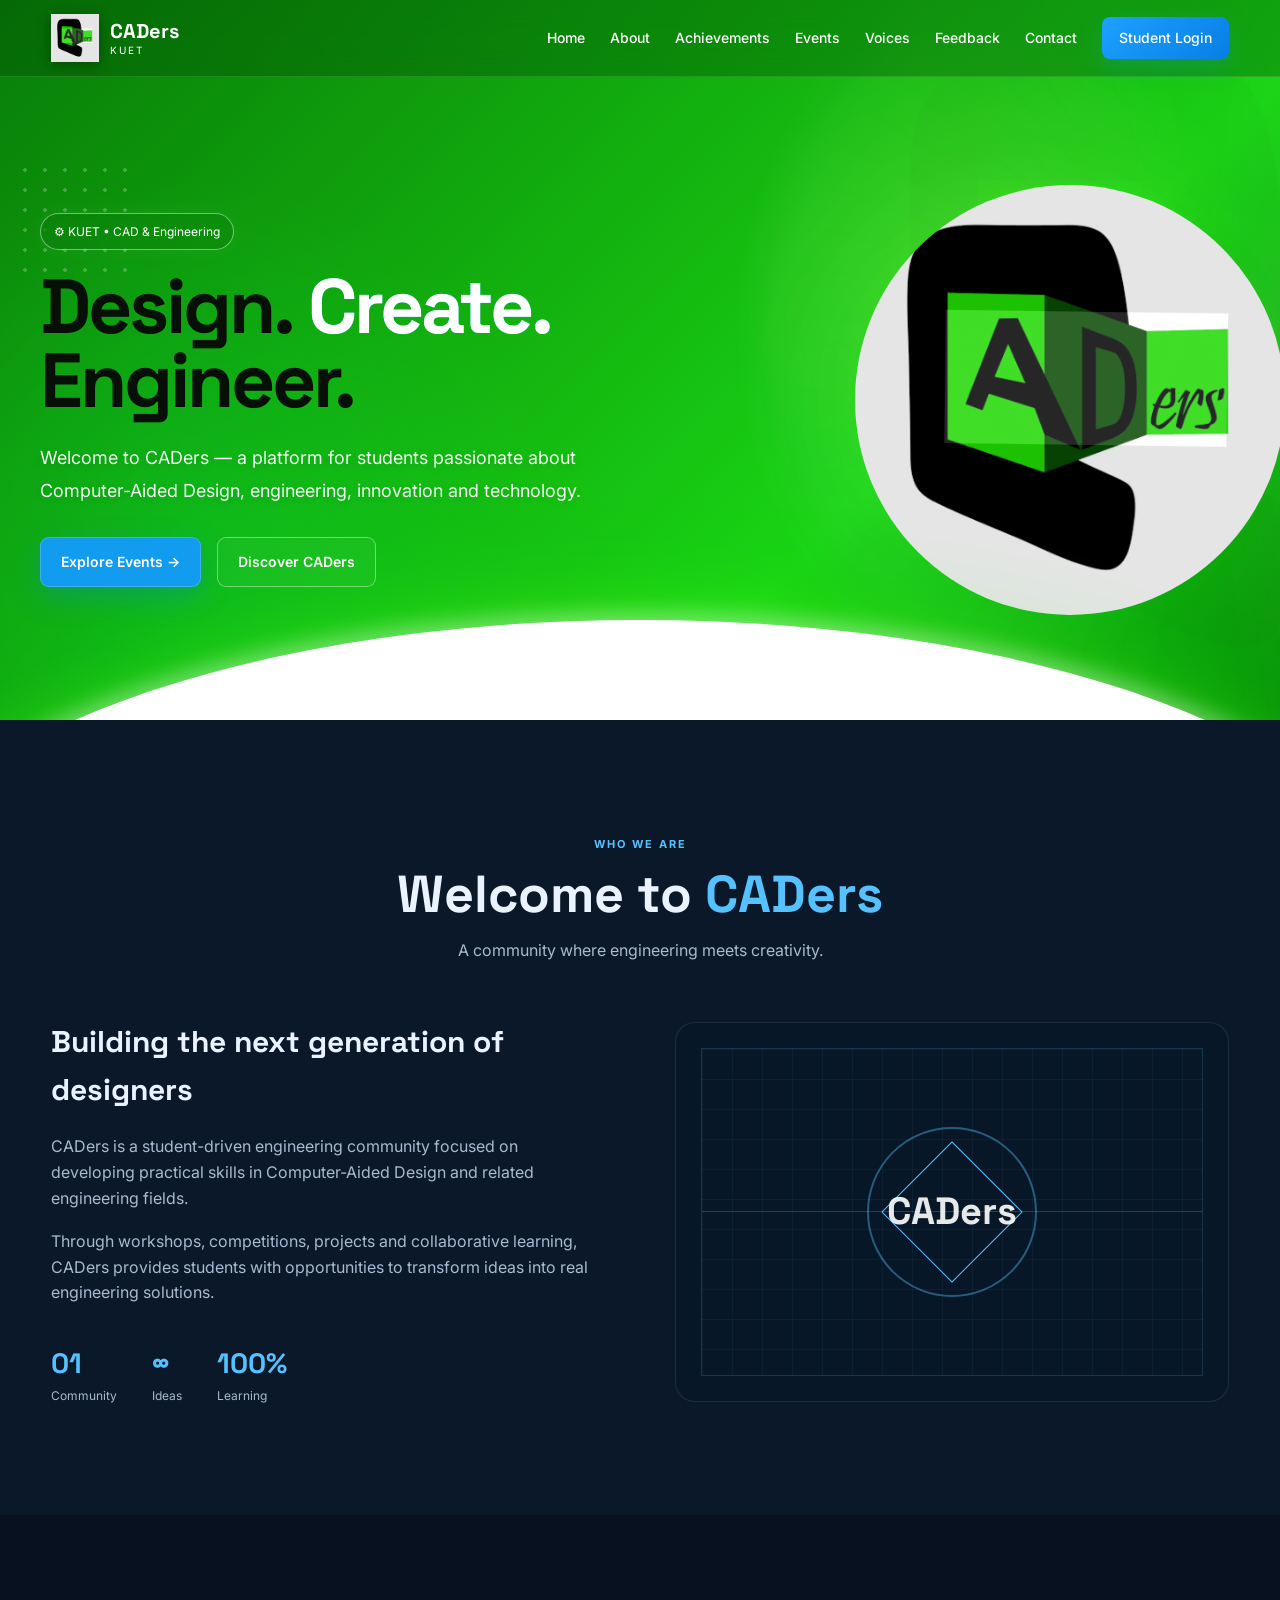
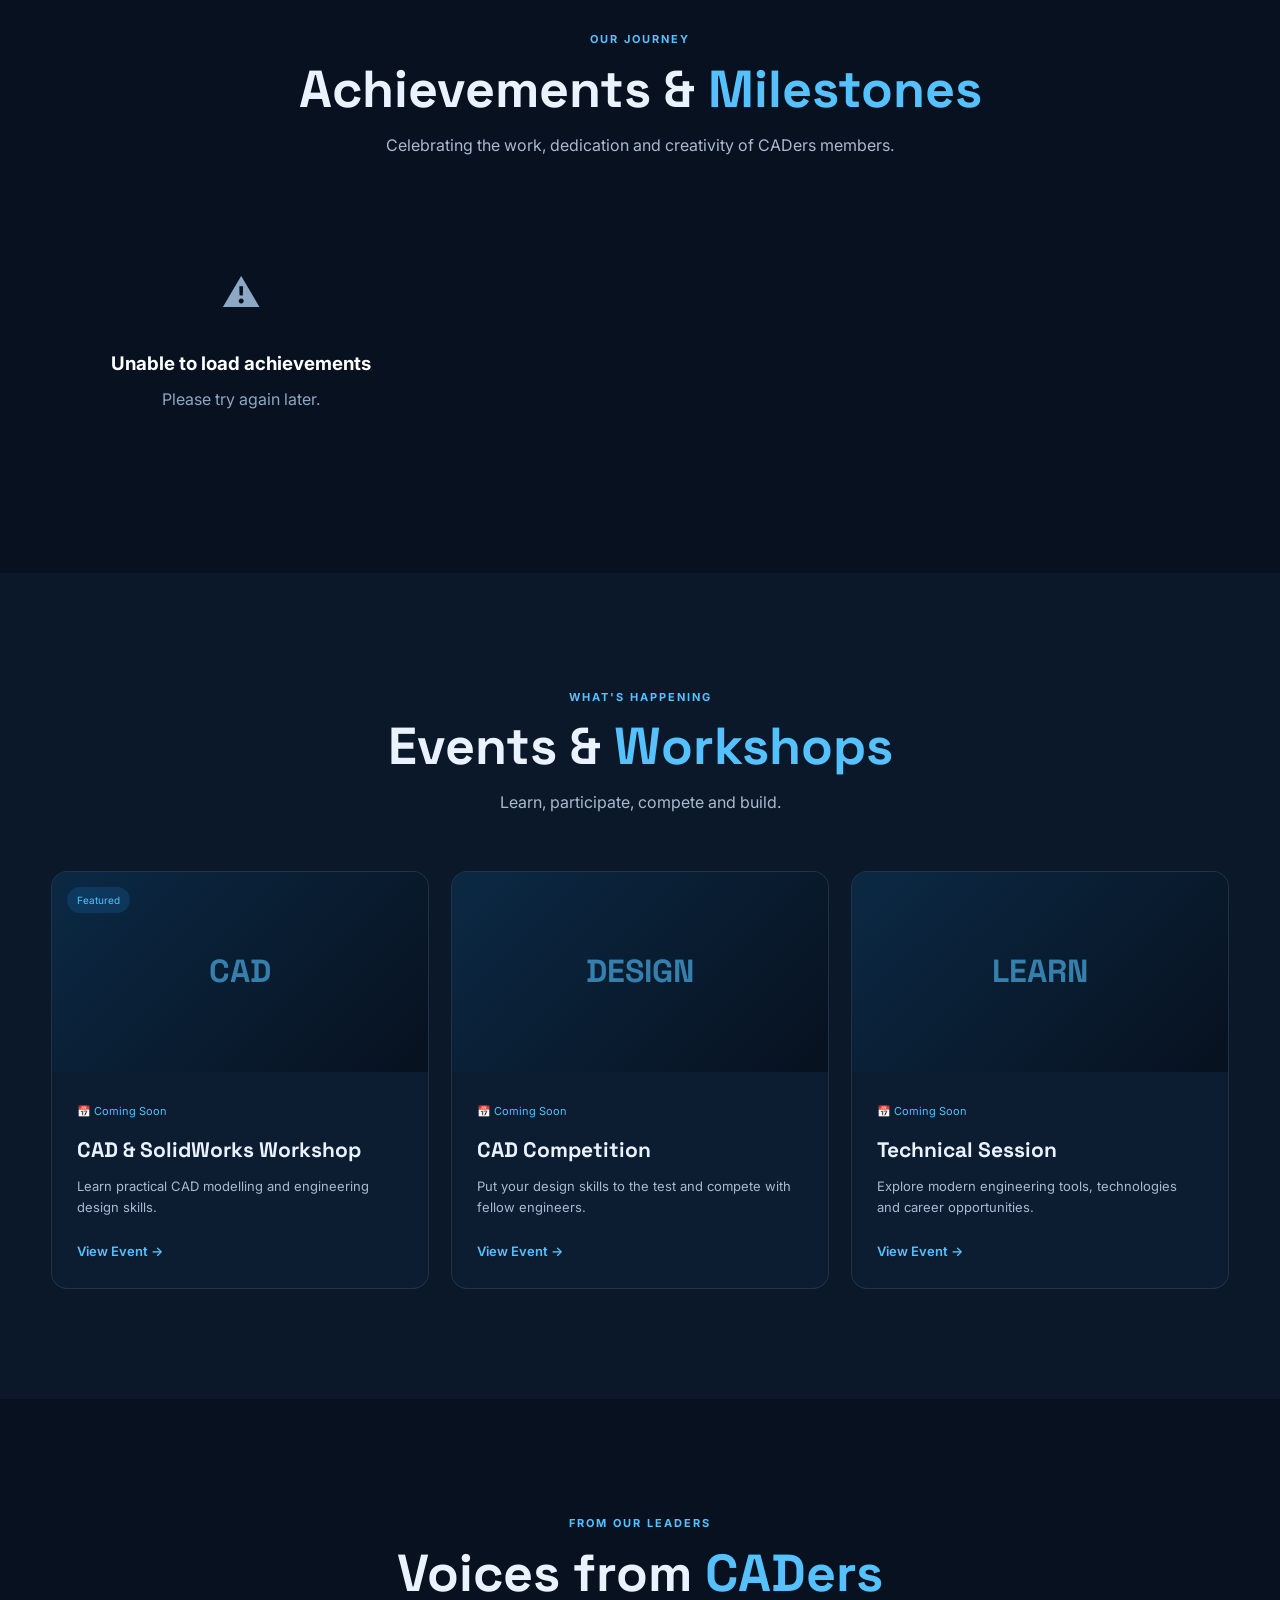
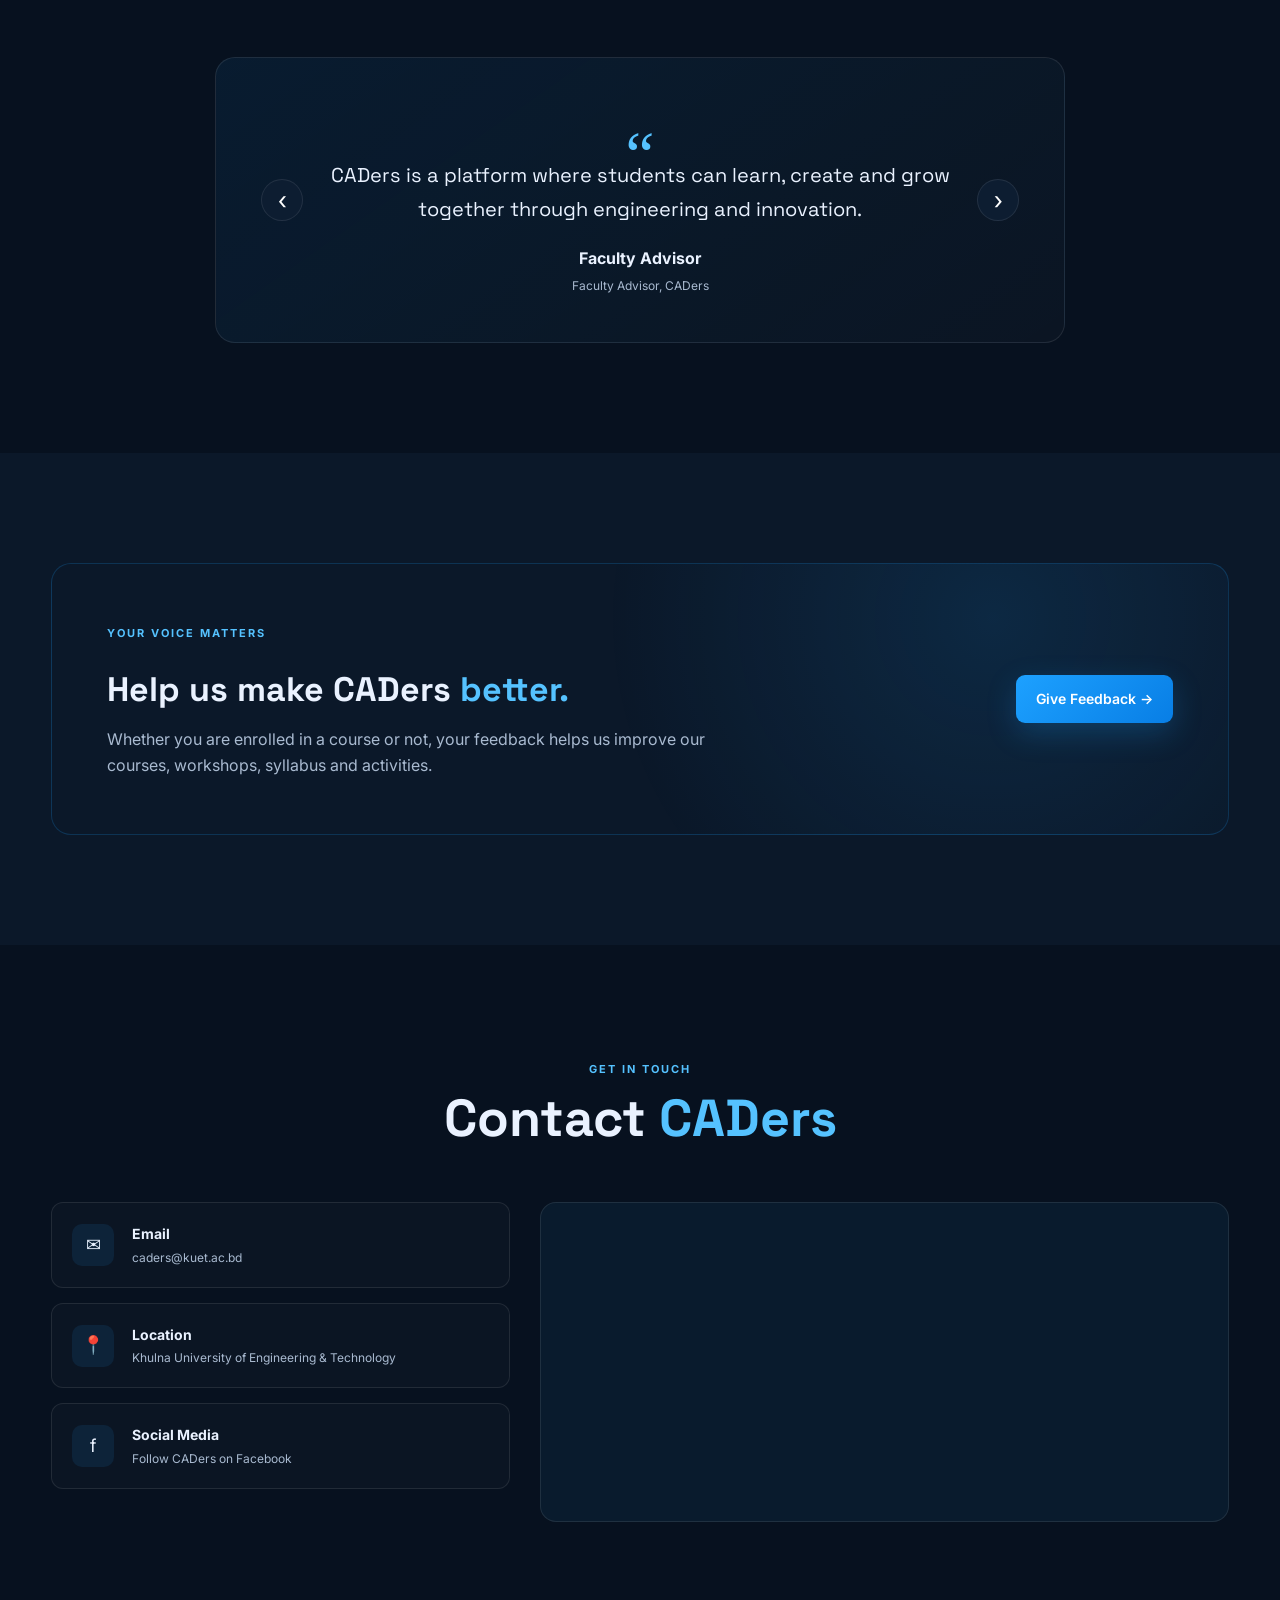
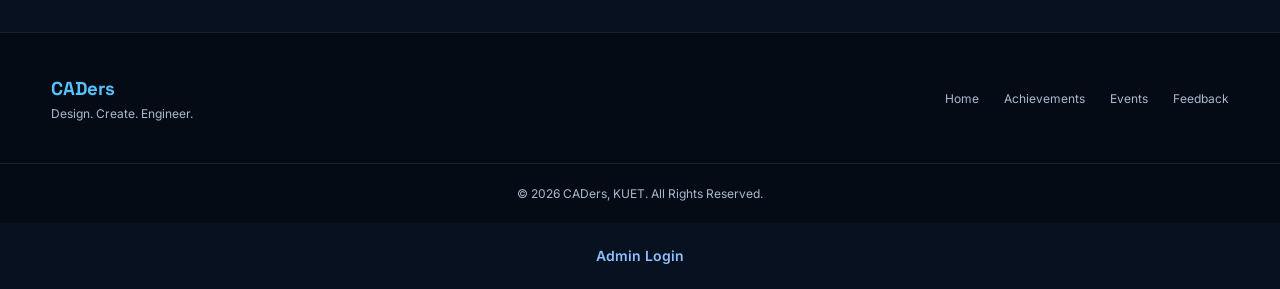
<file: index.html>
<!DOCTYPE html>
<html lang="en">
<head>
    <meta charset="UTF-8">
    <meta name="viewport" content="width=device-width, initial-scale=1.0">

    <title>CADers | KUET</title>

    <meta name="description" content="CADers - Computer Aided Design and Engineering Society of KUET">

    <!-- CSS -->
    <link rel="stylesheet" href="css/style.css">
</head>

<body>

    <!-- ================= NAVBAR ================= -->

    <header class="navbar">

        <div class="container nav-container">

            <a href="index.html" class="logo">
                <span class="logo-mark">C</span>
                <span class="logo-text">
                    <strong>CADers</strong>
                    <small>KUET</small>
                </span>
            </a>

            <nav class="nav-menu">

                <a href="#home">Home</a>
                <a href="#about">About</a>
                <a href="#achievements">Achievements</a>
                <a href="#events">Events</a>
                <a href="#voices">Voices</a>
                <a href="#feedback">Feedback</a>
                <a href="#contact">Contact</a>

                <a
  href="https://script.google.com/macros/s/AKfycbwgjQ2pP78K9Dd7HOs_xzg-f_fqunBYeI5XFsGplYb1DEoBN6AXTUzaTeB_pXlnW0Y-/exec"
  class="login-btn"
>
  Student Login
</a>

            </nav>

            <button class="menu-toggle" id="menuToggle">
                ☰
            </button>

        </div>

    </header>


    <!-- ================= HERO ================= -->

    <main>

        <section class="hero" id="home">

            <div class="hero-grid"></div>

            <div class="container hero-content">

                <div class="hero-text">

                    <div class="badge">
                        ⚙ KUET • CAD & Engineering
                    </div>

                    <h1>
                        Design.
                        <span>Create.</span>
                        Engineer.
                    </h1>

                    <p>
                        Welcome to CADers — a platform for students
                        passionate about Computer-Aided Design,
                        engineering, innovation and technology.
                    </p>

                    <div class="hero-buttons">

                        <a href="#events" class="btn btn-primary">
                            Explore Events →
                        </a>

                        <a href="#about" class="btn btn-secondary">
                            Discover CADers
                        </a>

                    </div>

                </div>


                <div class="hero-visual">

    <div class="hero-logo">
        <img src="images/caders-logo.png" alt="CADers KUET Logo">
    </div>

    <div class="cad-circle">

        <div class="circle-ring ring-one"></div>
        <div class="circle-ring ring-two"></div>

        <div class="cad-center">
            <span>CAD</span>
            <small>ENGINEERING</small>
        </div>

    </div>  
                    

                    <div class="cad-circle">

                        <div class="circle-ring ring-one"></div>
                        <div class="circle-ring ring-two"></div>

                        <div class="cad-center">
                            <span>CAD</span>
                            <small>ENGINEERING</small>
                        </div>

                    </div>

                    <div class="floating-card card-one">
                        ⚙️
                        <span>Design</span>
                    </div>

                    <div class="floating-card card-two">
                        🚀
                        <span>Innovation</span>
                    </div>

                    <div class="floating-card card-three">
                        🏆
                        <span>Achievement</span>
                    </div>

                </div>

            </div>

        </section>


        <!-- ================= ABOUT ================= -->

        <section class="section about" id="about">

            <div class="container">

                <div class="section-heading">

                    <span class="section-tag">
                        WHO WE ARE
                    </span>

                    <h2>
                        Welcome to <span>CADers</span>
                    </h2>

                    <p>
                        A community where engineering meets creativity.
                    </p>

                </div>


                <div class="about-grid">

                    <div class="about-text">

                        <h3>
                            Building the next generation of designers
                        </h3>

                        <p>
                            CADers is a student-driven engineering
                            community focused on developing practical
                            skills in Computer-Aided Design and related
                            engineering fields.
                        </p>

                        <p>
                            Through workshops, competitions, projects
                            and collaborative learning, CADers provides
                            students with opportunities to transform
                            ideas into real engineering solutions.
                        </p>

                        <div class="stats">

                            <div class="stat">
                                <strong>01</strong>
                                <span>Community</span>
                            </div>

                            <div class="stat">
                                <strong>∞</strong>
                                <span>Ideas</span>
                            </div>

                            <div class="stat">
                                <strong>100%</strong>
                                <span>Learning</span>
                            </div>

                        </div>

                    </div>


                    <div class="about-card">

                        <div class="blueprint">

                            <span class="blueprint-line"></span>
                            <span class="blueprint-circle"></span>
                            <span class="blueprint-square"></span>

                            <div class="blueprint-text">
                                CADers
                            </div>

                        </div>

                    </div>

                </div>

            </div>

        </section>


        <!-- ================= ACHIEVEMENTS ================= -->
<section class="section achievements" id="achievements">

    <div class="container">

        <div class="section-heading">

            <span class="section-tag">
                OUR JOURNEY
            </span>

            <h2>
                Achievements & <span>Milestones</span>
            </h2>

            <p>
                Celebrating the work, dedication and creativity
                of CADers members.
            </p>

        </div>


        <div class="achievement-slider">

            <button class="slider-btn prev" id="achievementPrev">
                ‹
            </button>


            <div class="achievement-track" id="achievementTrack">

                <div class="achievement-loading">
                    Loading achievements...
                </div>

            </div>


            <button class="slider-btn next" id="achievementNext">
                ›
            </button>

        </div>

    </div>

</section>


<script>

async function loadPublicAchievements() {

    const track = document.getElementById("achievementTrack");

    if (!track) return;

    try {

        const response = await fetch(
            "https://script.google.com/macros/s/AKfycbwgjQ2pP78K9Dd7HOs_xzg-f_fqunBYeI5XFsGplYb1DEoBN6AXTUzaTeB_pXlnW0Y-/exec?api=achievements"
        );

        if (!response.ok) {
            throw new Error("Unable to connect");
        }

        const result = await response.json();

        track.innerHTML = "";

        if (
            !result.success ||
            !result.achievements ||
            !result.achievements.length
        ) {

            track.innerHTML = `
                <div class="achievement-empty">

                    <div class="achievement-icon">
                        🏆
                    </div>

                    <h3>
                        Achievements Coming Soon
                    </h3>

                    <p>
                        CADers KUET achievements will appear here.
                    </p>

                </div>
            `;

            return;
        }


        result.achievements.forEach(function(achievement, index) {

            const card = document.createElement("div");

            card.className = "achievement-card";


            const number =
                String(index + 1).padStart(2, "0");


            card.innerHTML = `

                ${
                    achievement.imageUrl
                    ? `
                        <img
                            src="${escapeAchievementHtml(achievement.imageUrl)}"
                            alt="${escapeAchievementHtml(achievement.title)}"
                            class="achievement-image"
                            loading="lazy"
                        >
                    `
                    : ""
                }


                <div class="achievement-number">
                    ${number}
                </div>


                <div class="achievement-icon">
                    🏆
                </div>


                <h3>
                    ${escapeAchievementHtml(achievement.title)}
                </h3>


                ${
                    achievement.recipient
                    ? `
                        <div class="achievement-recipient">
                            ${escapeAchievementHtml(
                                achievement.recipient
                            )}
                        </div>
                    `
                    : ""
                }


                <p>
                    ${escapeAchievementHtml(
                        achievement.description
                    )}
                </p>


                <span class="achievement-year">
                    ${
                        escapeAchievementHtml(
                            achievement.year ||
                            achievement.category ||
                            "Achievement"
                        )
                    }
                </span>

            `;


            track.appendChild(card);

        });


        initializeAchievementSlider();

    } catch (error) {

        console.error(
            "Achievements loading error:",
            error
        );

        track.innerHTML = `

            <div class="achievement-empty">

                <div class="achievement-icon">
                    ⚠️
                </div>

                <h3>
                    Unable to load achievements
                </h3>

                <p>
                    Please try again later.
                </p>

            </div>

        `;

    }

}



function escapeAchievementHtml(value) {

    return String(value || "")
        .replace(/&/g, "&amp;")
        .replace(/</g, "&lt;")
        .replace(/>/g, "&gt;")
        .replace(/"/g, "&quot;")
        .replace(/'/g, "&#039;");

}



function initializeAchievementSlider() {

    const track =
        document.getElementById("achievementTrack");

    const prev =
        document.getElementById("achievementPrev");

    const next =
        document.getElementById("achievementNext");


    if (!track || !prev || !next) return;


    const cards =
        track.querySelectorAll(".achievement-card");


    if (cards.length <= 3) {

        prev.style.display = "none";
        next.style.display = "none";

        return;
    }


    let currentPosition = 0;


    function getCardWidth() {

        if (!cards.length) return 0;

        const card = cards[0];

        const style =
            window.getComputedStyle(track);

        const gap =
            parseInt(
                style.columnGap ||
                style.gap ||
                0
            );

        return card.offsetWidth + gap;

    }


    next.addEventListener("click", function() {

        const cardWidth =
            getCardWidth();

        if (!cardWidth) return;


        currentPosition += 1;


        if (currentPosition > cards.length - 3) {
            currentPosition = 0;
        }


        track.style.transform =
            `translateX(-${currentPosition * cardWidth}px)`;

    });


    prev.addEventListener("click", function() {

        const cardWidth =
            getCardWidth();

        if (!cardWidth) return;


        currentPosition -= 1;


        if (currentPosition < 0) {
            currentPosition = cards.length - 3;
        }


        track.style.transform =
            `translateX(-${currentPosition * cardWidth}px)`;

    });

}



document.addEventListener(
    "DOMContentLoaded",
    function() {

        loadPublicAchievements();

    }
);

</script>
        <!-- ================= EVENTS ================= -->

        <section class="section events" id="events">

            <div class="container">

                <div class="section-heading">

                    <span class="section-tag">
                        WHAT'S HAPPENING
                    </span>

                    <h2>
                        Events & <span>Workshops</span>
                    </h2>

                    <p>
                        Learn, participate, compete and build.
                    </p>

                </div>


                <div class="event-grid">

                    <article class="event-card">

                        <div class="event-image">

                            <div class="event-placeholder">
                                CAD
                            </div>

                            <span class="event-status">
                                Featured
                            </span>

                        </div>

                        <div class="event-content">

                            <span class="event-date">
                                📅 Coming Soon
                            </span>

                            <h3>
                                CAD & SolidWorks Workshop
                            </h3>

                            <p>
                                Learn practical CAD modelling and
                                engineering design skills.
                            </p>

                            <a href="#" class="event-link">
                                View Event →
                            </a>

                        </div>

                    </article>


                    <article class="event-card">

                        <div class="event-image">

                            <div class="event-placeholder">
                                DESIGN
                            </div>

                        </div>

                        <div class="event-content">

                            <span class="event-date">
                                📅 Coming Soon
                            </span>

                            <h3>
                                CAD Competition
                            </h3>

                            <p>
                                Put your design skills to the test and
                                compete with fellow engineers.
                            </p>

                            <a href="#" class="event-link">
                                View Event →
                            </a>

                        </div>

                    </article>


                    <article class="event-card">

                        <div class="event-image">

                            <div class="event-placeholder">
                                LEARN
                            </div>

                        </div>

                        <div class="event-content">

                            <span class="event-date">
                                📅 Coming Soon
                            </span>

                            <h3>
                                Technical Session
                            </h3>

                            <p>
                                Explore modern engineering tools,
                                technologies and career opportunities.
                            </p>

                            <a href="#" class="event-link">
                                View Event →
                            </a>

                        </div>

                    </article>

                </div>

            </div>

        </section>


        <!-- ================= VOICES ================= -->

        <section class="section voices" id="voices">

            <div class="container">

                <div class="section-heading">

                    <span class="section-tag">
                        FROM OUR LEADERS
                    </span>

                    <h2>
                        Voices from <span>CADers</span>
                    </h2>

                </div>


                <div class="voice-slider">

                    <button class="voice-btn" id="voicePrev">
                        ‹
                    </button>


                    <div class="voice-content">

                        <div class="quote-mark">
                            “
                        </div>

                        <p id="voiceText">
                            CADers is a platform where students can
                            learn, create and grow together through
                            engineering and innovation.
                        </p>

                        <h3 id="voiceName">
                            Faculty Advisor
                        </h3>

                        <span id="voiceRole">
                            Faculty Advisor, CADers
                        </span>

                    </div>


                    <button class="voice-btn" id="voiceNext">
                        ›
                    </button>

                </div>

            </div>

        </section>


        <!-- ================= FEEDBACK ================= -->

        <section class="section feedback" id="feedback">

            <div class="container">

                <div class="feedback-box">

                    <div>

                        <span class="section-tag">
                            YOUR VOICE MATTERS
                        </span>

                        <h2>
                            Help us make CADers <span>better.</span>
                        </h2>

                        <p>
                            Whether you are enrolled in a course or not,
                            your feedback helps us improve our courses,
                            workshops, syllabus and activities.
                        </p>

                    </div>

                    <a href="feedback.html" class="btn btn-primary">
                        Give Feedback →
                    </a>

                </div>

            </div>

        </section>


        <!-- ================= CONTACT ================= -->

<section class="section contact" id="contact">

    <div class="container">

        <div class="section-heading">

            <span class="section-tag">
                GET IN TOUCH
            </span>

            <h2>
                Contact <span>CADers</span>
            </h2>

        </div>


        <div class="contact-grid">

            <div class="contact-info">

                <!-- EMAIL -->
                <div class="contact-item">

                    <div class="contact-icon">
                        ✉
                    </div>

                    <div>
                        <h3>Email</h3>

                        <p>
                            <a href="mailto:caders@kuet.ac.bd">
                                caders@kuet.ac.bd
                            </a>
                        </p>
                    </div>

                </div>


                <!-- LOCATION -->
                <div class="contact-item">

                    <div class="contact-icon">
                        📍
                    </div>

                    <div>
                        <h3>Location</h3>

                        <p>
                            Khulna University of Engineering
                            & Technology
                        </p>
                    </div>

                </div>


                <!-- FACEBOOK -->
                <div class="contact-item">

                    <div class="contact-icon">
                        f
                    </div>

                    <div>

                        <h3>Social Media</h3>

                        <p>
                            <a
                                href="https://www.facebook.com/groups/caders.kuet/"
                                target="_blank"
                                rel="noopener noreferrer"
                            >
                                Follow CADers on Facebook
                            </a>
                        </p>

                    </div>

                </div>

            </div>


            <!-- KUET GOOGLE MAP -->
            <div class="map-box">

                <iframe
                    src="https://www.google.com/maps?q=Khulna%20University%20of%20Engineering%20%26%20Technology%2C%20Khulna%2C%20Bangladesh&output=embed"
                    width="100%"
                    height="100%"
                    style="border:0;"
                    allowfullscreen=""
                    loading="lazy"
                    referrerpolicy="no-referrer-when-downgrade">
                </iframe>

            </div>

        </div>

    </div>

</section>
    <!-- ================= FOOTER ================= -->

    <footer class="footer">

        <div class="container footer-content">

            <div>

                <h3>CADers</h3>

                <p>
                    Design. Create. Engineer.
                </p>

            </div>


            <div class="footer-links">

                <a href="#home">Home</a>
                <a href="#achievements">Achievements</a>
                <a href="#events">Events</a>
                <a href="#feedback">Feedback</a>

            </div>

        </div>


        <div class="footer-bottom">

            <p>
                © 2026 CADers, KUET. All Rights Reserved.
            </p>

        </div>

    </footer>
    <div style="text-align:center; padding:20px;">
  <a
    href="https://script.google.com/macros/s/AKfycbwgjQ2pP78K9Dd7HOs_xzg-f_fqunBYeI5XFsGplYb1DEoBN6AXTUzaTeB_pXlnW0Y-/exec?page=admin"
    style="
      color:#8fbfff;
      text-decoration:none;
      font-size:14px;
      font-weight:600;
    "
  >
    Admin Login
  </a>
</div>


    <!-- JavaScript -->
    <script src="js/main.js"></script>

</body>
</html>
</file>
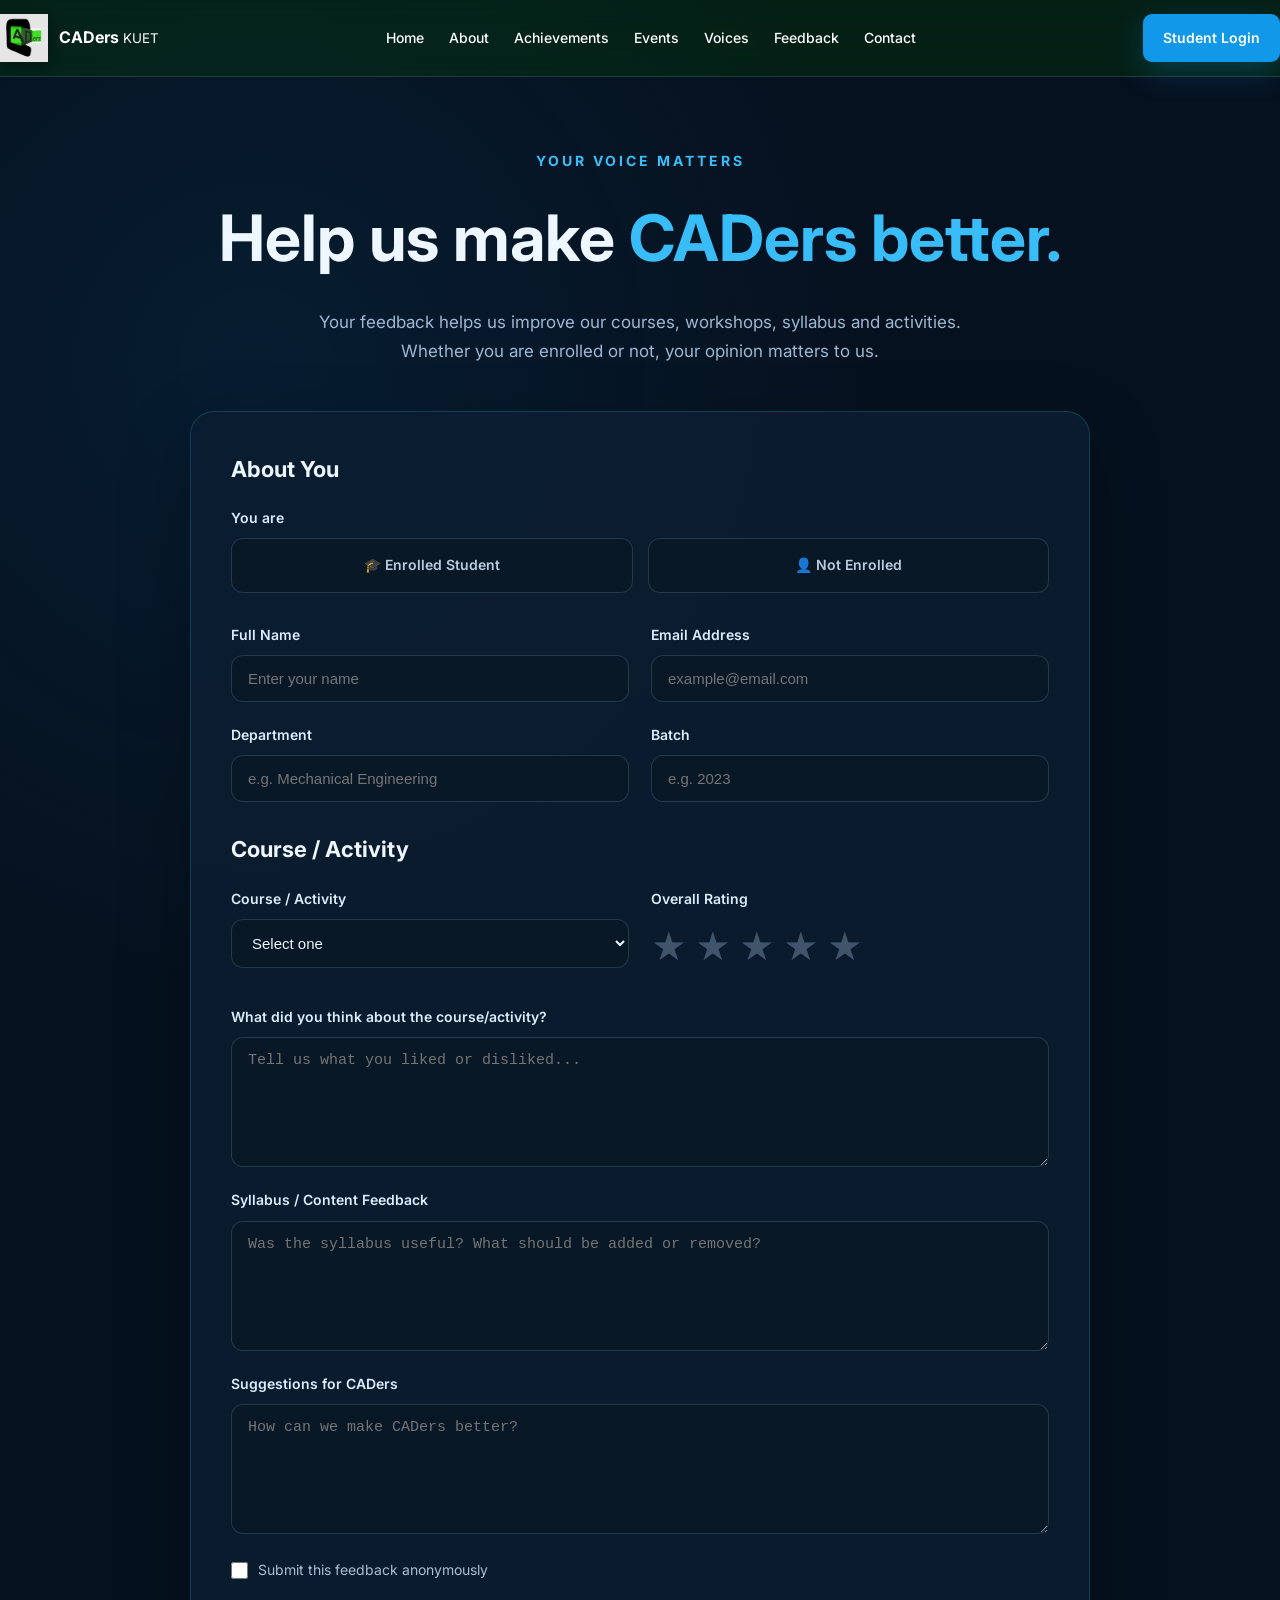
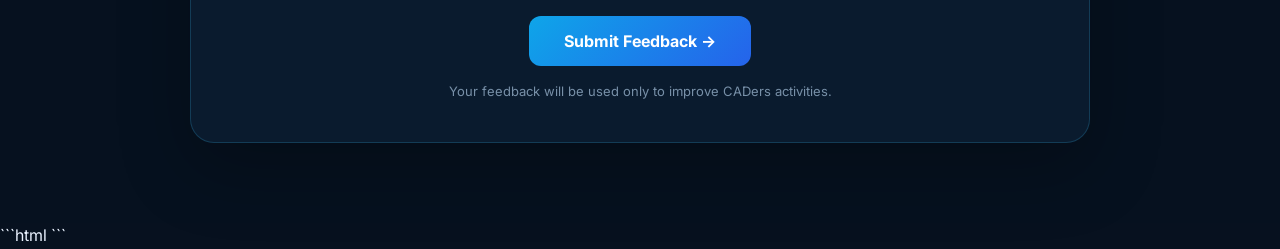
<file: feedback.html>
<!DOCTYPE html>
<html lang="en">

<head>
    <meta charset="UTF-8">
    <meta name="viewport" content="width=device-width, initial-scale=1.0">

    <title>Feedback | CADers KUET</title>

    <meta name="description"
        content="Share your feedback with CADers KUET and help us improve our courses, workshops and activities.">

    <link rel="stylesheet" href="css/style.css">

    <style>
        /* =====================================================
           FEEDBACK PAGE
           ===================================================== */

        .feedback-page {
            min-height: 100vh;
            padding: 150px 20px 80px;
            background:
                radial-gradient(circle at 20% 20%,
                    rgba(0, 170, 255, 0.08),
                    transparent 35%),
                #06111f;
        }

        .feedback-container {
            max-width: 900px;
            margin: auto;
        }

        .feedback-header {
            text-align: center;
            margin-bottom: 45px;
        }

        .feedback-header .small-title {
            color: #38bdf8;
            font-size: 14px;
            font-weight: 700;
            letter-spacing: 3px;
            text-transform: uppercase;
            margin-bottom: 15px;
        }

        .feedback-header h1 {
            color: #eef6ff;
            font-size: clamp(40px, 6vw, 64px);
            margin-bottom: 18px;
        }

        .feedback-header h1 span {
            color: #38bdf8;
        }

        .feedback-header p {
            color: #9fb7d1;
            max-width: 650px;
            margin: auto;
            line-height: 1.7;
            font-size: 17px;
        }

        .feedback-form-box {
            background: rgba(12, 29, 48, 0.9);
            border: 1px solid rgba(56, 189, 248, 0.2);
            border-radius: 24px;
            padding: 40px;
            box-shadow: 0 25px 70px rgba(0, 0, 0, 0.25);
        }

        .form-section-title {
            color: #eef6ff;
            font-size: 22px;
            margin: 30px 0 20px;
        }

        .form-section-title:first-child {
            margin-top: 0;
        }

        .form-grid {
            display: grid;
            grid-template-columns: 1fr 1fr;
            gap: 22px;
        }

        .form-group {
            display: flex;
            flex-direction: column;
        }

        .form-group.full {
            grid-column: 1 / -1;
        }

        .form-group label {
            color: #dcecff;
            margin-bottom: 9px;
            font-weight: 600;
            font-size: 14px;
        }

        .form-group input,
        .form-group select,
        .form-group textarea {
            width: 100%;
            box-sizing: border-box;
            padding: 14px 16px;
            border-radius: 12px;
            border: 1px solid rgba(150, 190, 220, 0.2);
            background: #081827;
            color: #eef6ff;
            font-size: 15px;
            outline: none;
            transition: 0.25s ease;
        }

        .form-group input:focus,
        .form-group select:focus,
        .form-group textarea:focus {
            border-color: #38bdf8;
            box-shadow: 0 0 0 3px rgba(56, 189, 248, 0.1);
        }

        .form-group textarea {
            min-height: 130px;
            resize: vertical;
        }

        .form-group select option {
            background: #081827;
        }

        /* Radio buttons */

        .radio-container {
            display: flex;
            gap: 15px;
            flex-wrap: wrap;
        }

        .radio-option {
            flex: 1;
            min-width: 180px;
        }

        .radio-option input {
            display: none;
        }

        .radio-option label {
            display: block;
            padding: 15px;
            text-align: center;
            border-radius: 12px;
            border: 1px solid rgba(150, 190, 220, 0.2);
            background: #081827;
            color: #b9cce0;
            cursor: pointer;
            transition: 0.25s ease;
        }

        .radio-option input:checked + label {
            border-color: #38bdf8;
            background: rgba(56, 189, 248, 0.12);
            color: #38bdf8;
        }

        /* Rating */

        .rating-container {
            display: flex;
            flex-direction: row-reverse;
            justify-content: flex-end;
            gap: 8px;
        }

        .rating-container input {
            display: none;
        }

        .rating-container label {
            font-size: 35px;
            color: #40556b;
            cursor: pointer;
            transition: 0.2s;
        }

        .rating-container label:hover,
        .rating-container label:hover ~ label,
        .rating-container input:checked ~ label {
            color: #fbbf24;
        }

        /* Checkbox */

        .anonymous-box {
            display: flex;
            align-items: center;
            gap: 10px;
            margin-top: 25px;
            color: #a9bfd4;
            font-size: 14px;
        }

        .anonymous-box input {
            width: 17px;
            height: 17px;
            accent-color: #38bdf8;
        }

        /* Submit */

        .submit-area {
            margin-top: 35px;
            text-align: center;
        }

        .submit-btn {
            border: none;
            border-radius: 12px;
            padding: 15px 35px;
            background: linear-gradient(
                135deg,
                #0ea5e9,
                #2563eb
            );
            color: white;
            font-size: 16px;
            font-weight: 700;
            cursor: pointer;
            transition: 0.25s ease;
        }

        .submit-btn:hover {
            transform: translateY(-2px);
            box-shadow:
                0 12px 30px rgba(14, 165, 233, 0.25);
        }

        .form-note {
            text-align: center;
            color: #7890a8;
            font-size: 13px;
            margin-top: 15px;
        }

        /* Success message */

        .success-message {
            display: none;
            text-align: center;
            padding: 30px;
            border-radius: 16px;
            background: rgba(34, 197, 94, 0.08);
            border: 1px solid rgba(34, 197, 94, 0.25);
            margin-top: 25px;
        }

        .success-message.show {
            display: block;
        }

        .success-message h3 {
            color: #4ade80;
            margin-bottom: 10px;
        }

        .success-message p {
            color: #a8c5b0;
        }

        /* Mobile */

        @media (max-width: 700px) {

            .feedback-page {
                padding: 120px 15px 60px;
            }

            .feedback-form-box {
                padding: 25px 18px;
            }

            .form-grid {
                grid-template-columns: 1fr;
            }

            .form-group.full {
                grid-column: auto;
            }

            .feedback-header h1 {
                font-size: 42px;
            }

            .radio-container {
                flex-direction: column;
            }

            .radio-option {
                min-width: 100%;
            }
        }
    </style>
</head>


<body>

    <!-- =====================================================
         NAVIGATION
         ===================================================== -->

    <header class="navbar">

        <div class="nav-container">

            <a href="index.html" class="logo">
                <span class="logo-icon">C</span>

                <span>
                    <strong>CADers</strong>
                    <small>KUET</small>
                </span>
            </a>


            <nav class="nav-menu">

                <a href="index.html#home">Home</a>

                <a href="index.html#about">About</a>

                <a href="index.html#achievements">
                    Achievements
                </a>

                <a href="index.html#events">
                    Events
                </a>

                <a href="index.html#voices">
                    Voices
                </a>

                <a href="index.html#feedback">
                    Feedback
                </a>

                <a href="index.html#contact">
                    Contact
                </a>

            </nav>


            <a
                href="login.html"
                class="btn btn-primary"
            >
                Student Login
            </a>

        </div>

    </header>



    <!-- =====================================================
         FEEDBACK
         ===================================================== -->

    <main class="feedback-page">

        <div class="feedback-container">


            <!-- Header -->

            <div class="feedback-header">

                <div class="small-title">
                    Your Voice Matters
                </div>

                <h1>
                    Help us make
                    <span>CADers better.</span>
                </h1>

                <p>
                    Your feedback helps us improve our courses,
                    workshops, syllabus and activities.
                    Whether you are enrolled or not,
                    your opinion matters to us.
                </p>

            </div>



            <!-- Form -->

            <div class="feedback-form-box">

                <form
                    id="feedbackForm"
                >


                    <!-- Basic Information -->

                    <h2 class="form-section-title">
                        About You
                    </h2>


                    <div class="form-grid">


                        <div class="form-group full">

                            <label>
                                You are
                            </label>

                            <div class="radio-container">


                                <div class="radio-option">

                                    <input
                                        type="radio"
                                        name="studentType"
                                        id="enrolled"
                                        value="Enrolled Student"
                                        required
                                    >

                                    <label for="enrolled">
                                        🎓 Enrolled Student
                                    </label>

                                </div>


                                <div class="radio-option">

                                    <input
                                        type="radio"
                                        name="studentType"
                                        id="notEnrolled"
                                        value="Not Enrolled"
                                    >

                                    <label for="notEnrolled">
                                        👤 Not Enrolled
                                    </label>

                                </div>


                            </div>

                        </div>



                        <div class="form-group">

                            <label for="name">
                                Full Name
                            </label>

                            <input
                                type="text"
                                id="name"
                                name="name"
                                placeholder="Enter your name"
                                required
                            >

                        </div>



                        <div class="form-group">

                            <label for="email">
                                Email Address
                            </label>

                            <input
                                type="email"
                                id="email"
                                name="email"
                                placeholder="example@email.com"
                                required
                            >

                        </div>



                        <div class="form-group">

                            <label for="department">
                                Department
                            </label>

                            <input
                                type="text"
                                id="department"
                                name="department"
                                placeholder="e.g. Mechanical Engineering"
                            >

                        </div>



                        <div class="form-group">

                            <label for="batch">
                                Batch
                            </label>

                            <input
                                type="text"
                                id="batch"
                                name="batch"
                                placeholder="e.g. 2023"
                            >

                        </div>


                    </div>



                    <!-- Course Information -->

                    <h2 class="form-section-title">
                        Course / Activity
                    </h2>


                    <div class="form-grid">


                        <div class="form-group">

                            <label for="course">
                                Course / Activity
                            </label>

                            <select
                                id="course"
                                name="course"
                                required
                            >

                                <option value="">
                                    Select one
                                </option>

                                <option>
                                    CAD & SolidWorks
                                </option>

                                <option>
                                    AutoCAD
                                </option>

                                <option>
                                    CAD Competition
                                </option>

                                <option>
                                    Technical Session
                                </option>

                                <option>
                                    Workshop
                                </option>

                                <option>
                                    Other
                                </option>

                            </select>

                        </div>



                        <div class="form-group">

                            <label>
                                Overall Rating
                            </label>

                            <div class="rating-container">

                                <input
                                    type="radio"
                                    id="star5"
                                    name="rating"
                                    value="5"
                                    required
                                >

                                <label for="star5">★</label>


                                <input
                                    type="radio"
                                    id="star4"
                                    name="rating"
                                    value="4"
                                >

                                <label for="star4">★</label>


                                <input
                                    type="radio"
                                    id="star3"
                                    name="rating"
                                    value="3"
                                >

                                <label for="star3">★</label>


                                <input
                                    type="radio"
                                    id="star2"
                                    name="rating"
                                    value="2"
                                >

                                <label for="star2">★</label>


                                <input
                                    type="radio"
                                    id="star1"
                                    name="rating"
                                    value="1"
                                >

                                <label for="star1">★</label>

                            </div>

                        </div>



                        <div class="form-group full">

                            <label for="courseFeedback">
                                What did you think about the course/activity?
                            </label>

                            <textarea
                                id="courseFeedback"
                                name="courseFeedback"
                                placeholder="Tell us what you liked or disliked..."
                                required
                            ></textarea>

                        </div>



                        <div class="form-group full">

                            <label for="syllabusFeedback">
                                Syllabus / Content Feedback
                            </label>

                            <textarea
                                id="syllabusFeedback"
                                name="syllabusFeedback"
                                placeholder="Was the syllabus useful? What should be added or removed?"
                            ></textarea>

                        </div>



                        <div class="form-group full">

                            <label for="suggestions">
                                Suggestions for CADers
                            </label>

                            <textarea
                                id="suggestions"
                                name="suggestions"
                                placeholder="How can we make CADers better?"
                            ></textarea>

                        </div>


                    </div>



                    <!-- Anonymous -->

                    <label class="anonymous-box">

                        <input
                            type="checkbox"
                            id="anonymous"
                            name="anonymous"
                        >

                        Submit this feedback anonymously

                    </label>



                    <!-- Submit -->

                    <div class="submit-area">

                        <button
                            type="submit"
                            class="submit-btn"
                        >
                            Submit Feedback →
                        </button>

                        <div class="form-note">
                            Your feedback will be used only
                            to improve CADers activities.
                        </div>

                    </div>


                </form>



                <!-- Success -->

                <div
                    id="successMessage"
                    class="success-message"
                >

                    <h3>
                        ✓ Thank you for your feedback!
                    </h3>

                    <p>
                        Your response has been received.
                        We appreciate your contribution to CADers.
                    </p>

                </div>


            </div>

        </div>

    </main>



    <!-- =====================================================
         JAVASCRIPT
         ===================================================== -->

    ```html
<script>
const SCRIPT_URL = "https://script.google.com/macros/s/AKfycbzMyPX6moFDBo28kkim9kBAzHEeQTYM3Bo3GBoCmKQ668fjwQWFvc4Ab_aATa-C3AWq/exec";

const feedbackForm = document.getElementById("feedbackForm");
const successMessage = document.getElementById("successMessage");

if (feedbackForm) {

    feedbackForm.addEventListener("submit", async function(event) {

        event.preventDefault();

        const submitButton =
            feedbackForm.querySelector('button[type="submit"]');

        if (submitButton) {
            submitButton.disabled = true;
            submitButton.innerText = "Submitting...";
        }

        const formData = new FormData(feedbackForm);

        const data = {
            studentType: formData.get("studentType") || "",
            name: formData.get("name") || "",
            email: formData.get("email") || "",
            department: formData.get("department") || "",
            batch: formData.get("batch") || "",
            course: formData.get("course") || "",
            rating: formData.get("rating") || "",
            courseFeedback: formData.get("courseFeedback") || "",
            syllabusFeedback: formData.get("syllabusFeedback") || "",
            suggestions: formData.get("suggestions") || "",
            anonymous: formData.has("anonymous") ? "Yes" : "No"
        };

        try {

            await fetch(SCRIPT_URL, {
                method: "POST",
                mode: "no-cors",
                headers: {
                    "Content-Type": "text/plain;charset=utf-8"
                },
                body: JSON.stringify(data)
            });

            feedbackForm.style.display = "none";

            if (successMessage) {
                successMessage.classList.add("show");
            }

            window.scrollTo({
                top: 0,
                behavior: "smooth"
            });

        } catch (error) {

            console.error("Submission error:", error);

            alert(
                "❌ Something went wrong. Please check your connection and try again."
            );

        } finally {

            if (submitButton) {
                submitButton.disabled = false;
                submitButton.innerText = "Submit Feedback";
            }

        }

    });

}
</script>

</body>
</html>
```
</file>
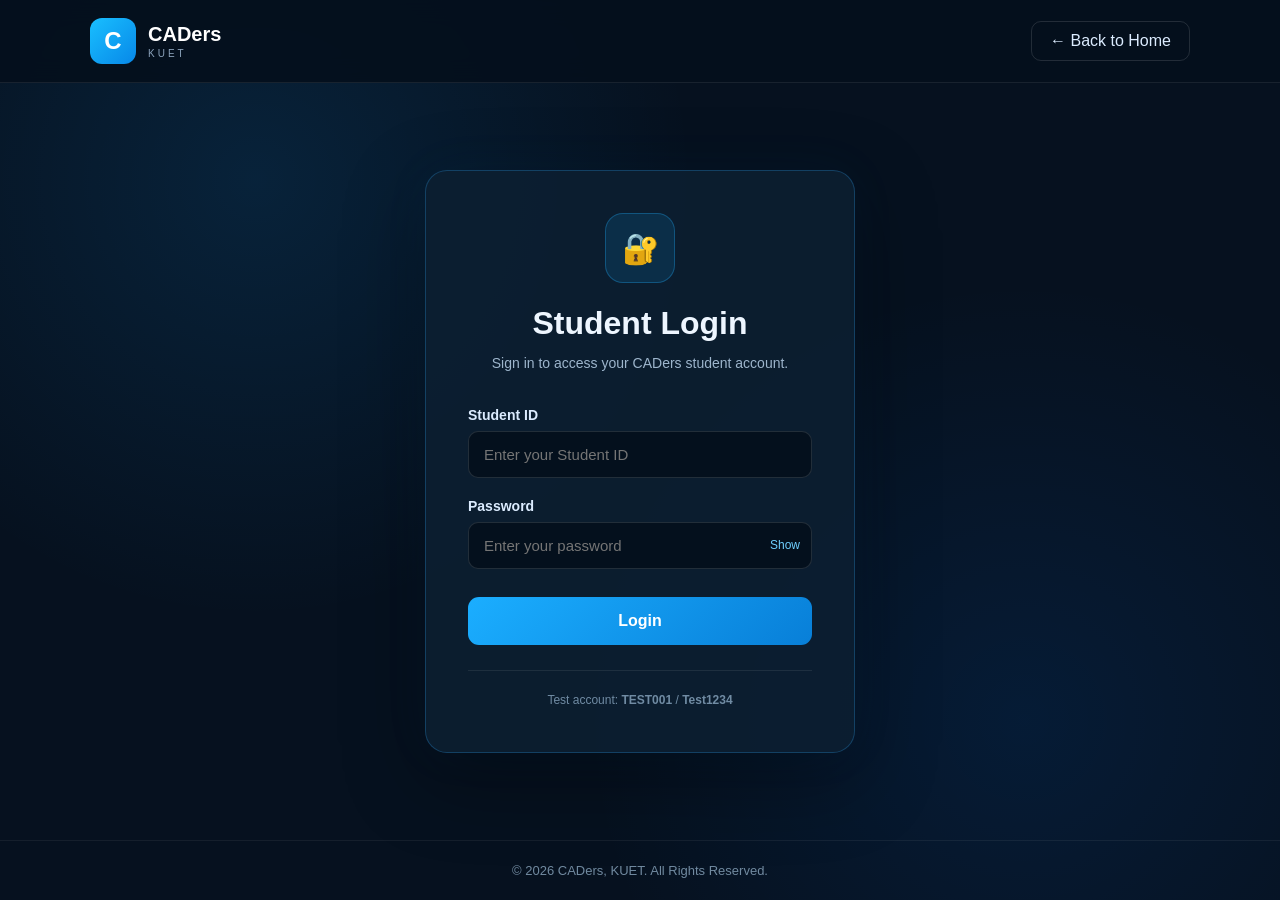
<file: login.html>
<!DOCTYPE html>
<html lang="en">
<head>
    <meta charset="UTF-8">
    <meta name="viewport" content="width=device-width, initial-scale=1.0">

    <title>Student Login | CADers KUET</title>

    <style>
        * {
            margin: 0;
            padding: 0;
            box-sizing: border-box;
        }

        body {
            font-family: Arial, Helvetica, sans-serif;
            min-height: 100vh;
            background:
                radial-gradient(circle at 20% 20%, rgba(20, 160, 255, 0.12), transparent 35%),
                radial-gradient(circle at 80% 80%, rgba(0, 120, 255, 0.10), transparent 35%),
                #06111f;
            color: #eef6ff;
            display: flex;
            flex-direction: column;
        }

        /* ================= NAVBAR ================= */

        .navbar {
            width: 100%;
            border-bottom: 1px solid rgba(255,255,255,0.08);
            background: rgba(5, 16, 29, 0.92);
            backdrop-filter: blur(12px);
        }

        .nav-container {
            width: min(1100px, 92%);
            margin: auto;
            height: 82px;

            display: flex;
            align-items: center;
            justify-content: space-between;
        }

        .logo {
            display: flex;
            align-items: center;
            gap: 12px;
            text-decoration: none;
            color: white;
        }

        .logo-mark {
            width: 46px;
            height: 46px;
            border-radius: 12px;

            display: flex;
            align-items: center;
            justify-content: center;

            background: linear-gradient(135deg, #19bfff, #0788e8);
            color: white;

            font-size: 24px;
            font-weight: 800;
        }

        .logo-text {
            display: flex;
            flex-direction: column;
            line-height: 1;
        }

        .logo-text strong {
            font-size: 20px;
        }

        .logo-text small {
            margin-top: 5px;
            color: #8da5bd;
            font-size: 10px;
            letter-spacing: 3px;
        }

        .back-home {
            color: #dcecff;
            text-decoration: none;
            padding: 10px 18px;
            border: 1px solid rgba(255,255,255,0.12);
            border-radius: 10px;
            transition: 0.25s;
        }

        .back-home:hover {
            border-color: #1caeff;
            color: #35baff;
        }

        /* ================= LOGIN AREA ================= */

        .login-area {
            flex: 1;

            display: flex;
            align-items: center;
            justify-content: center;

            padding: 60px 20px;
        }

        .login-card {
            width: min(430px, 100%);

            padding: 42px;

            background: rgba(13, 31, 50, 0.88);
            border: 1px solid rgba(44, 173, 255, 0.25);
            border-radius: 22px;

            box-shadow:
                0 25px 80px rgba(0,0,0,0.35),
                0 0 50px rgba(0, 160, 255, 0.05);
        }

        .login-icon {
            width: 70px;
            height: 70px;

            margin: 0 auto 22px;

            border-radius: 18px;

            display: flex;
            align-items: center;
            justify-content: center;

            background: rgba(22, 169, 255, 0.12);
            border: 1px solid rgba(35, 177, 255, 0.3);

            color: #2bb8ff;
            font-size: 30px;
        }

        .login-heading {
            text-align: center;
            margin-bottom: 32px;
        }

        .login-heading h1 {
            font-size: 32px;
            margin-bottom: 10px;
        }

        .login-heading p {
            color: #9db5cc;
            line-height: 1.6;
            font-size: 14px;
        }

        .form-group {
            margin-bottom: 20px;
        }

        .form-group label {
            display: block;
            margin-bottom: 8px;

            color: #dcecff;
            font-size: 14px;
            font-weight: 600;
        }

        .form-group input {
            width: 100%;

            padding: 14px 15px;

            border-radius: 10px;
            border: 1px solid rgba(255,255,255,0.12);

            background: rgba(3, 14, 26, 0.8);
            color: white;

            outline: none;
            font-size: 15px;

            transition: 0.25s;
        }

        .form-group input:focus {
            border-color: #20adff;
            box-shadow: 0 0 0 3px rgba(32, 173, 255, 0.10);
        }

        .password-wrapper {
            position: relative;
        }

        .password-wrapper input {
            padding-right: 80px;
        }

        .show-password {
            position: absolute;
            right: 12px;
            top: 50%;
            transform: translateY(-50%);

            background: none;
            border: none;

            color: #6fcfff;
            cursor: pointer;

            font-size: 12px;
        }

        .login-button {
            width: 100%;

            margin-top: 8px;
            padding: 15px;

            border: none;
            border-radius: 11px;

            background: linear-gradient(135deg, #1baeff, #087fd8);
            color: white;

            font-size: 16px;
            font-weight: 700;

            cursor: pointer;

            transition: 0.25s;
        }

        .login-button:hover {
            transform: translateY(-1px);
            box-shadow: 0 10px 30px rgba(12, 157, 240, 0.25);
        }

        .login-button:disabled {
            opacity: 0.65;
            cursor: not-allowed;
            transform: none;
        }

        /* ================= MESSAGE ================= */

        .message {
            display: none;

            margin-top: 18px;
            padding: 12px 14px;

            border-radius: 10px;

            font-size: 14px;
            line-height: 1.5;
            text-align: center;
        }

        .message.show {
            display: block;
        }

        .message.error {
            background: rgba(255, 70, 70, 0.10);
            border: 1px solid rgba(255, 80, 80, 0.25);
            color: #ff9c9c;
        }

        .message.success {
            background: rgba(50, 220, 130, 0.10);
            border: 1px solid rgba(50, 220, 130, 0.25);
            color: #71efaa;
        }

        .test-info {
            margin-top: 25px;
            padding-top: 20px;

            border-top: 1px solid rgba(255,255,255,0.08);

            text-align: center;

            color: #708ba3;
            font-size: 12px;
            line-height: 1.6;
        }

        /* ================= FOOTER ================= */

        .footer {
            padding: 22px;
            text-align: center;

            border-top: 1px solid rgba(255,255,255,0.06);

            color: #718aa0;
            font-size: 13px;
        }

        @media (max-width: 600px) {

            .nav-container {
                height: 72px;
            }

            .login-card {
                padding: 30px 22px;
            }

            .login-heading h1 {
                font-size: 27px;
            }

            .back-home {
                padding: 8px 12px;
                font-size: 13px;
            }
        }
    </style>
</head>

<body>

    <!-- ================= NAVBAR ================= -->

    <header class="navbar">

        <div class="nav-container">

            <a href="index.html" class="logo">

                <span class="logo-mark">C</span>

                <span class="logo-text">
                    <strong>CADers</strong>
                    <small>KUET</small>
                </span>

            </a>

            <a href="index.html" class="back-home">
                ← Back to Home
            </a>

        </div>

    </header>


    <!-- ================= LOGIN ================= -->

    <main class="login-area">

        <div class="login-card">

            <div class="login-icon">
                🔐
            </div>

            <div class="login-heading">

                <h1>Student Login</h1>

                <p>
                    Sign in to access your CADers student account.
                </p>

            </div>


            <form id="loginForm">

                <div class="form-group">

                    <label for="studentId">
                        Student ID
                    </label>

                    <input
                        type="text"
                        id="studentId"
                        name="studentId"
                        placeholder="Enter your Student ID"
                        autocomplete="username"
                        required
                    >

                </div>


                <div class="form-group">

                    <label for="password">
                        Password
                    </label>

                    <div class="password-wrapper">

                        <input
                            type="password"
                            id="password"
                            name="password"
                            placeholder="Enter your password"
                            autocomplete="current-password"
                            required
                        >

                        <button
                            type="button"
                            class="show-password"
                            id="showPassword"
                        >
                            Show
                        </button>

                    </div>

                </div>


                <button
                    type="submit"
                    class="login-button"
                    id="loginButton"
                >
                    Login
                </button>

            </form>


            <div
                id="message"
                class="message"
            ></div>


            <div class="test-info">

                Test account:
                <strong>TEST001</strong>
                /
                <strong>Test1234</strong>

            </div>

        </div>

    </main>


    <!-- ================= FOOTER ================= -->

    <footer class="footer">

        © 2026 CADers, KUET. All Rights Reserved.

    </footer>


    <!-- ================= JAVASCRIPT ================= -->

    <script>

        const SCRIPT_URL =
            "https://script.google.com/macros/s/AKfycbwgjQ2pP78K9Dd7HOs_xzg-f_fqunBYeI5XFsGplYb1DEoBN6AXTUzaTeB_pXlnW0Y-/exec";


        const loginForm =
            document.getElementById("loginForm");

        const loginButton =
            document.getElementById("loginButton");

        const message =
            document.getElementById("message");

        const passwordInput =
            document.getElementById("password");

        const showPassword =
            document.getElementById("showPassword");


        /* ================= SHOW PASSWORD ================= */

        showPassword.addEventListener("click", function () {

            if (passwordInput.type === "password") {

                passwordInput.type = "text";
                showPassword.innerText = "Hide";

            } else {

                passwordInput.type = "password";
                showPassword.innerText = "Show";

            }

        });


        /* ================= LOGIN ================= */

        loginForm.addEventListener("submit", async function (event) {

            event.preventDefault();


            const studentId =
                document.getElementById("studentId").value.trim();

            const password =
                passwordInput.value;


            message.className = "message";
            message.innerText = "";


            loginButton.disabled = true;
            loginButton.innerText = "Signing in...";


            const data = {

                action: "login",

                studentId: studentId,

                password: password

            };


            try {

                const response = await fetch(
                    SCRIPT_URL,
                    {
                        method: "POST",

                        mode: "no-cors",

                        headers: {
                            "Content-Type":
                                "text/plain;charset=utf-8"
                        },

                        body: JSON.stringify(data)
                    }
                );


                /*
                 * no-cors means the browser cannot read
                 * the Apps Script response.
                 *
                 * Therefore this first version uses a
                 * simple success flow after the request.
                 */

                message.className =
                    "message success show";

                message.innerText =
                    "Login request sent successfully.";

                loginButton.innerText =
                    "Login successful";


            } catch (error) {

                console.error(error);

                message.className =
                    "message error show";

                message.innerText =
                    "Unable to connect to the login server.";

                loginButton.disabled = false;
                loginButton.innerText = "Login";

            }

        });

    </script>

</body>
</html>
</file>
<file: css/style.css>
/* =====================================================
   CADers Official Website
   Main Stylesheet
   ===================================================== */

/* ---------- GOOGLE FONT ---------- */

@import url('https://fonts.googleapis.com/css2?family=Inter:wght@400;500;600;700;800&family=Space+Grotesk:wght@400;500;600;700&display=swap');


/* ---------- BASIC RESET ---------- */

* {
    margin: 0;
    padding: 0;
    box-sizing: border-box;
}

html {
    scroll-behavior: smooth;
}

body {
    font-family: 'Inter', sans-serif;
    background: #07111f;
    color: #eaf2ff;
    line-height: 1.6;
    overflow-x: hidden;
}

a {
    text-decoration: none;
    color: inherit;
}

button {
    font-family: inherit;
}

img {
    max-width: 100%;
    display: block;
}


/* ---------- VARIABLES ---------- */

:root {

    --bg: #07111f;
    --bg-light: #0b1829;
    --card: #0d1d31;

    --blue: #1da1ff;
    --blue-light: #55c2ff;
    --cyan: #00d9ff;

    --text: #eaf2ff;
    --text-light: #a9bad0;
    --border: rgba(255, 255, 255, 0.09);

    --max-width: 1180px;

    --shadow:
        0 20px 60px rgba(0, 0, 0, 0.35);
}


/* ---------- CONTAINER ---------- */

.container {
    width: min(92%, var(--max-width));
    margin: auto;
}


/* =====================================================
   NAVBAR
   ===================================================== */

.navbar {

    position: fixed;

    top: 0;
    left: 0;

    width: 100%;

    z-index: 1000;

    background:
        rgba(7, 17, 31, 0.75);

    backdrop-filter: blur(16px);

    border-bottom:
        1px solid var(--border);
}


.nav-container {

    min-height: 76px;

    display: flex;

    align-items: center;

    justify-content: space-between;
}


/* ---------- LOGO ---------- */

.logo {

    display: flex;

    align-items: center;

    gap: 10px;
}


.logo-mark {

    width: 42px;
    height: 42px;

    display: flex;

    align-items: center;
    justify-content: center;

    border-radius: 10px;

    background:
        linear-gradient(
            135deg,
            var(--blue),
            var(--cyan)
        );

    color: #ffffff;

    font-family:
        'Space Grotesk',
        sans-serif;

    font-size: 24px;
    font-weight: 800;

    box-shadow:
        0 0 25px
        rgba(29, 161, 255, 0.35);
}


.logo-text {

    display: flex;

    flex-direction: column;

    line-height: 1;
}


.logo-text strong {

    font-family:
        'Space Grotesk',
        sans-serif;

    font-size: 20px;
}


.logo-text small {

    color:
        var(--text-light);

    font-size: 10px;

    letter-spacing: 2px;

    margin-top: 4px;
}


/* ---------- NAVIGATION ---------- */

.nav-menu {

    display: flex;

    align-items: center;

    gap: 25px;
}


.nav-menu > a {

    color:
        var(--text-light);

    font-size: 14px;

    font-weight: 500;

    transition:
        0.3s ease;
}


.nav-menu > a:hover {

    color:
        var(--blue-light);
}


/* ---------- LOGIN BUTTON ---------- */

.login-btn {

    padding:
        10px 17px;

    border-radius:
        8px;

    background:
        linear-gradient(
            135deg,
            var(--blue),
            #087ee5
        );

    color: white !important;

    box-shadow:
        0 8px 25px
        rgba(29, 161, 255, 0.22);
}


.login-btn:hover {

    transform:
        translateY(-2px);

    box-shadow:
        0 12px 30px
        rgba(29, 161, 255, 0.35);
}


/* ---------- MOBILE MENU ---------- */

.menu-toggle {

    display: none;

    border: none;

    background: transparent;

    color: white;

    font-size: 28px;

    cursor: pointer;
}


/* =====================================================
   HERO
   ===================================================== */

.hero {

    min-height: 100vh;

    display: flex;

    align-items: center;

    position: relative;

    overflow: hidden;

    padding-top: 80px;

    background:
        radial-gradient(
            circle at 15% 20%,
            rgba(0, 157, 255, 0.15),
            transparent 35%
        ),

        radial-gradient(
            circle at 85% 70%,
            rgba(0, 217, 255, 0.08),
            transparent 35%
        ),

        var(--bg);
}


/* ---------- GRID BACKGROUND ---------- */

.hero-grid {

    position: absolute;

    inset: 0;

    background-image:

        linear-gradient(
            rgba(255,255,255,0.025) 1px,
            transparent 1px
        ),

        linear-gradient(
            90deg,
            rgba(255,255,255,0.025) 1px,
            transparent 1px
        );

    background-size:
        45px 45px;

    mask-image:
        linear-gradient(
            to bottom,
            black,
            transparent
        );

    pointer-events: none;
}


.hero-content {

    position: relative;

    display: grid;

    grid-template-columns:
        1.05fr
        0.95fr;

    gap: 60px;

    align-items: center;
}


/* ---------- HERO TEXT ---------- */

.badge {

    display: inline-flex;

    padding:
        8px 13px;

    border:
        1px solid
        rgba(29, 161, 255, 0.25);

    border-radius: 50px;

    background:
        rgba(29, 161, 255, 0.07);

    color:
        var(--blue-light);

    font-size: 12px;

    margin-bottom: 20px;
}


.hero h1 {

    font-family:
        'Space Grotesk',
        sans-serif;

    font-size:
        clamp(50px, 7vw, 88px);

    line-height: 0.98;

    letter-spacing:
        -4px;

    margin-bottom: 25px;
}


.hero h1 span {

    display: block;

    background:
        linear-gradient(
            90deg,
            var(--blue-light),
            var(--cyan)
        );

    -webkit-background-clip: text;

    background-clip: text;

    color: transparent;
}


.hero-text > p {

    max-width: 570px;

    color:
        var(--text-light);

    font-size: 17px;

    line-height: 1.8;

    margin-bottom: 30px;
}


/* ---------- BUTTONS ---------- */

.hero-buttons {

    display: flex;

    gap: 13px;

    flex-wrap: wrap;
}


.btn {

    display: inline-flex;

    align-items: center;

    justify-content: center;

    padding:
        13px 20px;

    border-radius:
        9px;

    font-size: 14px;

    font-weight: 600;

    transition:
        0.3s ease;
}


.btn-primary {

    background:
        linear-gradient(
            135deg,
            var(--blue),
            #087ee5
        );

    color: white;

    box-shadow:
        0 10px 30px
        rgba(29, 161, 255, 0.22);
}


.btn-primary:hover {

    transform:
        translateY(-3px);

    box-shadow:
        0 15px 35px
        rgba(29, 161, 255, 0.35);
}


.btn-secondary {

    border:
        1px solid
        var(--border);

    background:
        rgba(255,255,255,0.03);

    color:
        var(--text);
}


.btn-secondary:hover {

    background:
        rgba(255,255,255,0.07);

    transform:
        translateY(-3px);
}


/* =====================================================
   HERO VISUAL
   ===================================================== */

.hero-visual {

    min-height: 480px;

    position: relative;

    display: flex;

    align-items: center;

    justify-content: center;
}


.cad-circle {

    width: 350px;
    height: 350px;

    border-radius: 50%;

    position: relative;

    display: flex;

    align-items: center;
    justify-content: center;

    background:
        radial-gradient(
            circle,
            rgba(29,161,255,0.12),
            rgba(29,161,255,0.02) 65%,
            transparent 70%
        );

    border:
        1px solid
        rgba(29,161,255,0.25);

    box-shadow:
        0 0 100px
        rgba(29,161,255,0.12);

    animation:
        floatCircle 6s ease-in-out infinite;
}


.circle-ring {

    position: absolute;

    border-radius: 50%;

    border:
        1px dashed
        rgba(85,194,255,0.25);
}


.ring-one {

    width: 270px;
    height: 270px;

    animation:
        rotateCircle 18s linear infinite;
}


.ring-two {

    width: 420px;
    height: 420px;

    animation:
        rotateCircleReverse 25s linear infinite;
}


.cad-center {

    width: 150px;
    height: 150px;

    border-radius: 50%;

    background:
        linear-gradient(
            145deg,
            #102c47,
            #081624
        );

    border:
        1px solid
        rgba(85,194,255,0.3);

    display: flex;

    flex-direction: column;

    align-items: center;
    justify-content: center;

    box-shadow:
        0 0 50px
        rgba(29,161,255,0.18);
}


.cad-center span {

    font-family:
        'Space Grotesk',
        sans-serif;

    font-size: 38px;

    font-weight: 700;

    color:
        var(--blue-light);
}


.cad-center small {

    font-size: 9px;

    letter-spacing: 3px;

    color:
        var(--text-light);
}


/* ---------- FLOATING CARDS ---------- */

.floating-card {

    position: absolute;

    display: flex;

    align-items: center;

    gap: 8px;

    padding:
        11px 15px;

    border:
        1px solid
        var(--border);

    border-radius: 10px;

    background:
        rgba(13,29,49,0.8);

    backdrop-filter:
        blur(10px);

    box-shadow:
        var(--shadow);

    font-size: 12px;

    animation:
        floating 4s ease-in-out infinite;
}


.card-one {

    top: 55px;
    left: 10px;
}


.card-two {

    top: 140px;
    right: 0;

    animation-delay:
        1s;
}


.card-three {

    bottom: 75px;
    left: 30px;

    animation-delay:
        2s;
}


/* =====================================================
   GENERAL SECTIONS
   ===================================================== */

.section {

    padding:
        110px 0;
}


.section-heading {

    text-align: center;

    max-width: 700px;

    margin:
        0 auto 55px;
}


.section-tag {

    display: inline-block;

    color:
        var(--blue-light);

    font-size: 11px;

    font-weight: 700;

    letter-spacing:
        2px;

    margin-bottom: 12px;
}


.section-heading h2 {

    font-family:
        'Space Grotesk',
        sans-serif;

    font-size:
        clamp(32px, 5vw, 52px);

    line-height: 1.1;

    margin-bottom: 15px;
}


.section-heading h2 span {

    color:
        var(--blue-light);
}


.section-heading p {

    color:
        var(--text-light);
}


/* =====================================================
   ABOUT
   ===================================================== */

.about {

    background:
        var(--bg-light);
}


.about-grid {

    display: grid;

    grid-template-columns:
        1fr 1fr;

    gap: 70px;

    align-items: center;
}


.about-text h3 {

    font-family:
        'Space Grotesk',
        sans-serif;

    font-size: 30px;

    margin-bottom: 20px;
}


.about-text p {

    color:
        var(--text-light);

    margin-bottom: 18px;
}


.stats {

    display: flex;

    gap: 35px;

    margin-top: 35px;
}


.stat {

    display: flex;

    flex-direction: column;
}


.stat strong {

    font-family:
        'Space Grotesk',
        sans-serif;

    font-size: 28px;

    color:
        var(--blue-light);
}


.stat span {

    color:
        var(--text-light);

    font-size: 12px;
}


/* ---------- BLUEPRINT ---------- */

.about-card {

    height: 380px;

    border:
        1px solid
        var(--border);

    border-radius: 20px;

    background:
        #081727;

    overflow: hidden;

    position: relative;
}


.blueprint {

    position: absolute;

    inset: 25px;

    border:
        1px solid
        rgba(85,194,255,0.18);

    background-image:

        linear-gradient(
            rgba(85,194,255,0.05) 1px,
            transparent 1px
        ),

        linear-gradient(
            90deg,
            rgba(85,194,255,0.05) 1px,
            transparent 1px
        );

    background-size:
        30px 30px;

    display: flex;

    align-items: center;

    justify-content: center;
}


.blueprint-circle {

    width: 170px;
    height: 170px;

    border:
        2px solid
        rgba(85,194,255,0.4);

    border-radius: 50%;
}


.blueprint-square {

    position: absolute;

    width: 100px;
    height: 100px;

    border:
        1px solid
        var(--blue-light);

    transform:
        rotate(45deg);
}


.blueprint-line {

    position: absolute;

    width: 100%;

    height: 1px;

    background:
        rgba(85,194,255,0.25);
}


.blueprint-text {

    position: absolute;

    font-family:
        'Space Grotesk',
        sans-serif;

    font-size: 38px;

    font-weight: 700;

    color:
        rgba(255,255,255,0.9);
}


/* =====================================================
   ACHIEVEMENTS
   ===================================================== */

.achievements {

    background:
        var(--bg);
}


.achievement-slider {

    position: relative;

    display: flex;

    align-items: center;
}


.achievement-track {

    width: 100%;

    display: grid;

    grid-template-columns:
        repeat(3, 1fr);

    gap: 20px;
}


.achievement-card {

    position: relative;

    padding: 30px;

    min-height: 300px;

    border:
        1px solid
        var(--border);

    border-radius: 16px;

    background:
        linear-gradient(
            145deg,
            rgba(255,255,255,0.04),
            rgba(255,255,255,0.015)
        );

    overflow: hidden;

    transition:
        0.35s ease;
}


.achievement-card:hover {

    transform:
        translateY(-8px);

    border-color:
        rgba(29,161,255,0.3);

    box-shadow:
        var(--shadow);
}


.achievement-number {

    position: absolute;

    top: 15px;
    right: 20px;

    color:
        rgba(255,255,255,0.06);

    font-size: 55px;

    font-weight: 800;
}


.achievement-icon {

    font-size: 38px;

    margin-bottom: 25px;
}


.achievement-card h3 {

    font-family:
        'Space Grotesk',
        sans-serif;

    font-size: 22px;

    margin-bottom: 12px;
}


.achievement-card p {

    color:
        var(--text-light);

    font-size: 14px;
}


.achievement-year {

    display: inline-block;

    margin-top: 20px;

    color:
        var(--blue-light);

    font-size: 11px;

    text-transform:
        uppercase;

    letter-spacing:
        1.5px;
}


/* ---------- SLIDER BUTTON ---------- */

.slider-btn,
.voice-btn {

    width: 42px;
    height: 42px;

    flex-shrink: 0;

    border:
        1px solid
        var(--border);

    background:
        var(--card);

    color:
        white;

    border-radius: 50%;

    cursor: pointer;

    font-size: 25px;

    z-index: 5;

    transition:
        0.3s ease;
}


.slider-btn:hover,
.voice-btn:hover {

    background:
        var(--blue);

    border-color:
        var(--blue);
}


.achievement-slider .slider-btn {

    display: none;
}


/* =====================================================
   EVENTS
   ===================================================== */

.events {

    background:
        var(--bg-light);
}


.event-grid {

    display: grid;

    grid-template-columns:
        repeat(3, 1fr);

    gap: 22px;
}


.event-card {

    overflow: hidden;

    border:
        1px solid
        var(--border);

    border-radius: 16px;

    background:
        var(--card);

    transition:
        0.35s ease;
}


.event-card:hover {

    transform:
        translateY(-8px);

    box-shadow:
        var(--shadow);
}


.event-image {

    height: 200px;

    position: relative;

    display: flex;

    align-items: center;

    justify-content: center;

    background:
        linear-gradient(
            135deg,
            #0b2944,
            #07111f
        );
}


.event-placeholder {

    font-family:
        'Space Grotesk',
        sans-serif;

    font-size: 32px;

    font-weight: 700;

    color:
        rgba(85,194,255,0.6);
}


.event-status {

    position: absolute;

    top: 15px;
    left: 15px;

    padding:
        5px 10px;

    border-radius:
        20px;

    background:
        rgba(29,161,255,0.15);

    color:
        var(--blue-light);

    font-size: 10px;
}


.event-content {

    padding: 25px;
}


.event-date {

    color:
        var(--blue-light);

    font-size: 11px;
}


.event-content h3 {

    font-family:
        'Space Grotesk',
        sans-serif;

    font-size: 21px;

    margin:
        10px 0;
}


.event-content p {

    color:
        var(--text-light);

    font-size: 13px;

    margin-bottom: 20px;
}


.event-link {

    color:
        var(--blue-light);

    font-size: 13px;

    font-weight: 600;
}


/* =====================================================
   VOICES
   ===================================================== */

.voices {

    background:
        var(--bg);
}


.voice-slider {

    max-width: 850px;

    margin: auto;

    display: flex;

    align-items: center;

    gap: 25px;

    padding: 45px;

    border:
        1px solid
        var(--border);

    border-radius: 20px;

    background:
        linear-gradient(
            145deg,
            rgba(29,161,255,0.08),
            rgba(255,255,255,0.02)
        );
}


.voice-content {

    text-align: center;

    flex: 1;
}


.quote-mark {

    font-family:
        Georgia,
        serif;

    font-size: 65px;

    color:
        var(--blue-light);

    height: 55px;
}


.voice-content p {

    font-family:
        'Space Grotesk',
        sans-serif;

    font-size: 20px;

    line-height: 1.7;

    margin-bottom: 20px;
}


.voice-content h3 {

    font-size: 16px;
}


.voice-content span {

    color:
        var(--text-light);

    font-size: 12px;
}


/* =====================================================
   FEEDBACK
   ===================================================== */

.feedback {

    background:
        var(--bg-light);
}


.feedback-box {

    display: flex;

    align-items: center;

    justify-content: space-between;

    gap: 30px;

    padding:
        55px;

    border:
        1px solid
        rgba(29,161,255,0.2);

    border-radius: 20px;

    background:
        radial-gradient(
            circle at 80% 20%,
            rgba(29,161,255,0.12),
            transparent 40%
        );
}


.feedback-box h2 {

    font-family:
        'Space Grotesk',
        sans-serif;

    font-size: 34px;

    margin:
        8px 0 10px;
}


.feedback-box h2 span {

    color:
        var(--blue-light);
}


.feedback-box p {

    max-width: 650px;

    color:
        var(--text-light);
}


/* =====================================================
   CONTACT
   ===================================================== */

.contact {

    background:
        var(--bg);
}


.contact-grid {

    display: grid;

    grid-template-columns:
        0.8fr
        1.2fr;

    gap: 30px;
}


.contact-info {

    display: flex;

    flex-direction: column;

    gap: 15px;
}


.contact-item {

    display: flex;

    align-items: center;

    gap: 18px;

    padding: 20px;

    border:
        1px solid
        var(--border);

    border-radius: 12px;

    background:
        rgba(255,255,255,0.02);
}


.contact-icon {

    width: 42px;
    height: 42px;

    display: flex;

    align-items: center;
    justify-content: center;

    border-radius: 10px;

    background:
        rgba(29,161,255,0.1);

    font-size: 18px;
}


.contact-item h3 {

    font-size: 14px;

    margin-bottom: 2px;
}


.contact-item p {

    color:
        var(--text-light);

    font-size: 12px;
}


.map-box {

    min-height: 320px;

    border:
        1px solid
        var(--border);

    border-radius: 16px;

    overflow: hidden;

    background:
        #091b2d;
}


.map-placeholder {

    height: 100%;

    min-height: 320px;

    display: flex;

    flex-direction: column;

    align-items: center;

    justify-content: center;

    text-align: center;

    background-image:

        linear-gradient(
            rgba(29,161,255,0.05) 1px,
            transparent 1px
        ),

        linear-gradient(
            90deg,
            rgba(29,161,255,0.05) 1px,
            transparent 1px
        );

    background-size:
        35px 35px;
}


.map-placeholder span {

    font-size: 35px;

    margin-bottom: 10px;
}


.map-placeholder h3 {

    font-family:
        'Space Grotesk',
        sans-serif;

    margin-bottom: 5px;
}


.map-placeholder p {

    color:
        var(--text-light);

    font-size: 12px;
}


/* =====================================================
   FOOTER
   ===================================================== */

.footer {

    background:
        #040b14;

    border-top:
        1px solid
        var(--border);
}


.footer-content {

    min-height: 130px;

    display: flex;

    align-items: center;

    justify-content: space-between;
}


.footer h3 {

    font-family:
        'Space Grotesk',
        sans-serif;

    color:
        var(--blue-light);
}


.footer p {

    color:
        var(--text-light);

    font-size: 12px;
}


.footer-links {

    display: flex;

    gap: 25px;
}


.footer-links a {

    color:
        var(--text-light);

    font-size: 12px;

    transition:
        0.3s;
}


.footer-links a:hover {

    color:
        var(--blue-light);
}


.footer-bottom {

    padding:
        20px;

    text-align: center;

    border-top:
        1px solid
        var(--border);
}


/* =====================================================
   ANIMATIONS
   ===================================================== */

@keyframes floatCircle {

    0%,
    100% {

        transform:
            translateY(0);
    }

    50% {

        transform:
            translateY(-12px);
    }
}


@keyframes floating {

    0%,
    100% {

        transform:
            translateY(0);
    }

    50% {

        transform:
            translateY(-8px);
    }
}


@keyframes rotateCircle {

    from {

        transform:
            rotate(0deg);
    }

    to {

        transform:
            rotate(360deg);
    }
}


@keyframes rotateCircleReverse {

    from {

        transform:
            rotate(360deg);
    }

    to {

        transform:
            rotate(0deg);
    }
}


/* =====================================================
   RESPONSIVE
   ===================================================== */

@media (max-width: 1000px) {

    .nav-menu {

        gap: 14px;
    }

    .nav-menu > a {

        font-size: 12px;
    }

    .hero-content {

        gap: 30px;
    }

    .achievement-track,
    .event-grid {

        grid-template-columns:
            repeat(2, 1fr);
    }
}


@media (max-width: 800px) {

    .menu-toggle {

        display: block;
    }

    .nav-menu {

        position: absolute;

        top: 76px;
        left: 0;

        width: 100%;

        padding: 25px;

        display: none;

        flex-direction: column;

        align-items: flex-start;

        background:
            rgba(7,17,31,0.98);

        border-bottom:
            1px solid
            var(--border);
    }

    .nav-menu.active {

        display: flex;
    }

    .hero-content {

        grid-template-columns:
            1fr;

        text-align: center;
    }

    .hero-text > p {

        margin-left: auto;
        margin-right: auto;
    }

    .hero-buttons {

        justify-content: center;
    }

    .hero-visual {

        min-height: 400px;
    }

    .about-grid {

        grid-template-columns:
            1fr;
    }

    .achievement-track,
    .event-grid {

        grid-template-columns:
            1fr;
    }

    .feedback-box {

        flex-direction: column;

        align-items: flex-start;
    }

    .contact-grid {

        grid-template-columns:
            1fr;
    }
}


@media (max-width: 500px) {

    .section {

        padding:
            80px 0;
    }

    .hero h1 {

        font-size: 50px;

        letter-spacing:
            -2px;
    }

    .cad-circle {

        width: 260px;
        height: 260px;
    }

    .ring-two {

        width: 310px;
        height: 310px;
    }

    .cad-center {

        width: 120px;
        height: 120px;
    }

    .cad-center span {

        font-size: 30px;
    }

    .floating-card {

        font-size: 10px;

        padding:
            8px 10px;
    }

    .card-one {

        left: 0;
    }

    .card-two {

        right: 0;
    }

    .card-three {

        left: 0;
    }

    .voice-slider {

        padding:
            25px 15px;

        gap: 8px;
    }

    .voice-content p {

        font-size: 15px;
    }

    .feedback-box {

        padding:
            30px;
    }

    .feedback-box h2 {

        font-size: 27px;
    }

    .footer-content {

        flex-direction: column;

        justify-content: center;

        gap: 20px;

        text-align: center;
    }

    .footer-links {

        flex-wrap: wrap;

        justify-content: center;
    }
}/* =====================================================
   SCROLL REVEAL
   ===================================================== */

.reveal {

    opacity: 0;

    transform:
        translateY(30px);

    transition:
        opacity 0.7s ease,
        transform 0.7s ease;
}


.reveal.show {

    opacity: 1;

    transform:
        translateY(0);
}


/* =====================================================
   ACHIEVEMENT SLIDER ANIMATION
   ===================================================== */

.achievement-track {

    transition:
        transform 0.6s ease;
}
/* =====================================================
   CADERS HERO LOGO
   ===================================================== */

.hero-logo {

    position: absolute;

    right: 35px;
    top: 50%;

    transform: translateY(-50%);

    width: 300px;
    height: 300px;

    display: flex;
    align-items: center;
    justify-content: center;

    z-index: 3;

    animation:
        logoFloat 5s ease-in-out infinite;
}

.hero-logo img {

    width: 100%;
    height: 100%;

    object-fit: contain;

    filter:
        drop-shadow(0 0 25px rgba(29,161,255,0.25));

    opacity: 0.92;
}

/* ---------- BACKGROUND WATERMARK ---------- */

.hero::after {

    content: "";

    position: absolute;

    width: 650px;
    height: 650px;

    right: -220px;
    top: 50%;

    transform: translateY(-50%);

    background:
        url("../images/caders-logo.png")
        center / contain
        no-repeat;

    opacity: 0.025;

    pointer-events: none;

    z-index: 0;
}

/* Keep hero content above watermark */

.hero-content {
    z-index: 2;
}

/* ---------- LOGO FLOAT ---------- */

@keyframes logoFloat {

    0%,
    100% {
        transform: translateY(-50%);
    }

    50% {
        transform: translateY(calc(-50% - 10px));
    }
}

/* =====================================================
   MOBILE
   ===================================================== */

@media (max-width: 800px) {

    .hero-logo {

        position: absolute;

        width: 220px;
        height: 220px;

        right: 50%;

        top: auto;
        bottom: 15px;

        transform: translateX(50%);

        opacity: 0.85;
    }

    .hero::after {

        width: 400px;
        height: 400px;

        right: 50%;

        transform: translate(50%, -50%);

        opacity: 0.02;
    }
}
/* =========================================================
   CADERS — FINAL HERO LOGO & AESTHETIC BACKGROUND
   Paste this at the VERY END of style.css
   ========================================================= */

/* ---------- HERO VISUAL ---------- */

.hero-visual {
    position: relative;
    isolation: isolate;
}


/* ---------- MAIN CAD CIRCLE ---------- */

.cad-circle {
    position: relative;
    z-index: 5;
}


/* =========================================================
   CADERS LOGO — CIRCULAR FLOATING BADGE
   ========================================================= */

.hero-logo {

    position: absolute;

    right: -5px;
    top: 50%;

    width: 205px;
    height: 205px;

    transform: translateY(-50%);

    display: flex;
    align-items: center;
    justify-content: center;

    border-radius: 50%;

    overflow: hidden;

    z-index: 4;

    /* glass effect */
    background:
        radial-gradient(
            circle at 35% 30%,
            rgba(85,194,255,0.18),
            rgba(7,17,31,0.75) 65%,
            rgba(0,217,255,0.08)
        );

    border: 1px solid rgba(85,194,255,0.28);

    box-shadow:
        0 0 25px rgba(29,161,255,0.16),
        0 0 60px rgba(0,217,255,0.08),
        inset 0 0 30px rgba(85,194,255,0.08);

    animation:
        cadersLogoFloat 6s ease-in-out infinite;
}


/* ---------- LOGO IMAGE ---------- */

.hero-logo img {

    width: 100%;
    height: 100%;

    object-fit: cover;

    border-radius: 50%;

    opacity: 0.88;

    transform: scale(1.08);

    filter:
        saturate(1.08)
        contrast(1.04);

    /* keeps the square image clipped into a circle */
    clip-path: circle(50% at 50% 50%);
}


/* ---------- GLOW RING ---------- */

.hero-logo::before {

    content: "";

    position: absolute;

    inset: 7px;

    border-radius: 50%;

    border: 1px solid rgba(85,194,255,0.22);

    box-shadow:
        0 0 18px rgba(29,161,255,0.16);

    pointer-events: none;

    z-index: 2;
}


/* ---------- OUTER ROTATING RING ---------- */

.hero-logo::after {

    content: "";

    position: absolute;

    width: 235px;
    height: 235px;

    border-radius: 50%;

    border: 1px dashed rgba(85,194,255,0.20);

    pointer-events: none;

    z-index: -1;

    animation:
        cadersRingRotate 18s linear infinite;
}


/* =========================================================
   SUBTLE CADERS BACKGROUND WATERMARK
   ========================================================= */

.hero::after {

    content: "";

    position: absolute;

    width: 720px;
    height: 720px;

    right: -285px;
    top: 50%;

    transform: translateY(-50%);

    background:
        url("../images/caders-logo.png")
        center / contain
        no-repeat;

    opacity: 0.018;

    filter:
        blur(0.2px)
        saturate(0.7);

    pointer-events: none;

    z-index: 0;

    animation:
        watermarkFloat 14s ease-in-out infinite;
}


/* =========================================================
   EXTRA AESTHETIC GLOW
   ========================================================= */

.hero-visual::before {

    content: "";

    position: absolute;

    width: 420px;
    height: 420px;

    right: -20px;
    top: 50%;

    transform: translateY(-50%);

    border-radius: 50%;

    background:
        radial-gradient(
            circle,
            rgba(29,161,255,0.09),
            rgba(0,217,255,0.035) 38%,
            transparent 70%
        );

    filter: blur(8px);

    pointer-events: none;

    z-index: 1;
}


/* =========================================================
   FLOATING ANIMATION
   ========================================================= */

@keyframes cadersLogoFloat {

    0%,
    100% {
        transform:
            translateY(-50%)
            rotate(0deg);
    }

    50% {
        transform:
            translateY(calc(-50% - 9px))
            rotate(1deg);
    }
}


/* =========================================================
   BACKGROUND WATERMARK MOTION
   ========================================================= */

@keyframes watermarkFloat {

    0%,
    100% {
        transform:
            translateY(-50%)
            rotate(0deg)
            scale(1);
    }

    50% {
        transform:
            translateY(calc(-50% - 12px))
            rotate(2deg)
            scale(1.03);
    }
}


/* =========================================================
   ROTATING RING
   ========================================================= */

@keyframes cadersRingRotate {

    from {
        transform: rotate(0deg);
    }

    to {
        transform: rotate(360deg);
    }
}


/* =========================================================
   MOBILE
   ========================================================= */

@media (max-width: 800px) {

    .hero-logo {

        width: 175px;
        height: 175px;

        right: 50%;
        top: auto;
        bottom: 35px;

        transform: translateX(50%);

        animation:
            cadersLogoMobileFloat 6s ease-in-out infinite;
    }

    .hero-logo::after {

        width: 205px;
        height: 205px;
    }

    .hero::after {

        width: 430px;
        height: 430px;

        right: 50%;

        transform:
            translate(50%, -50%);

        opacity: 0.015;
    }

    .hero-visual::before {

        width: 330px;
        height: 330px;

        right: 50%;

        transform:
            translate(50%, -50%);
    }
}


@keyframes cadersLogoMobileFloat {

    0%,
    100% {
        transform:
            translateX(50%)
            translateY(0);
    }

    50% {
        transform:
            translateX(50%)
            translateY(-8px);
    }
}


/* =========================================================
   VERY SMALL SCREEN
   ========================================================= */

@media (max-width: 500px) {

    .hero-logo {

        width: 145px;
        height: 145px;

        bottom: 20px;
    }

    .hero-logo::after {

        width: 175px;
        height: 175px;
    }

    .hero::after {

        width: 340px;
        height: 340px;
    }
}
/* =========================================================
   CADERS HERO — LARGE LOGO FINAL VERSION
   Paste at the VERY END of style.css
   ========================================================= */


/* ---------- REMOVE LOWER ACHIEVEMENT CARD ---------- */

.floating-card.card-three {
    display: none !important;
}


/* ---------- HERO VISUAL ---------- */

.hero-visual {
    position: relative;
    isolation: isolate;
}


/* ---------- KEEP ORIGINAL CAD CIRCLE ---------- */

.cad-circle {
    position: relative;
    z-index: 3;
}


/* =========================================================
   LARGE CADERS LOGO
   ========================================================= */

.hero-logo {

    position: absolute;

    right: -35px;
    top: 50%;

    width: 365px;
    height: 365px;

    transform: translateY(-50%);

    display: flex;
    align-items: center;
    justify-content: center;

    border-radius: 50%;

    overflow: visible;

    z-index: 5;

    background:
        radial-gradient(
            circle,
            rgba(29,161,255,0.10),
            rgba(7,17,31,0.35) 55%,
            transparent 72%
        );

    border: 2px solid rgba(85,194,255,0.35);

    box-shadow:
        0 0 20px rgba(29,161,255,0.35),
        0 0 50px rgba(29,161,255,0.20),
        0 0 100px rgba(0,217,255,0.12),
        inset 0 0 35px rgba(85,194,255,0.10);

    animation:
        bigLogoFloat 6s ease-in-out infinite;
}


/* =========================================================
   LOGO IMAGE
   ========================================================= */

.hero-logo img {

    width: 100%;
    height: 100%;

    object-fit: contain;

    border-radius: 50%;

    opacity: 1;

    transform: scale(0.90);

    /*
       Removes the white background visually
       while keeping the dark CADers logo visible.
    */
    mix-blend-mode: darken;

    filter:
        saturate(1.18)
        contrast(1.12)
        drop-shadow(0 0 15px rgba(29,161,255,0.25));
}


/* =========================================================
   BIG OUTER GLOW RING
   ========================================================= */

.hero-logo::before {

    content: "";

    position: absolute;

    inset: -15px;

    border-radius: 50%;

    border: 2px solid rgba(29,161,255,0.28);

    box-shadow:
        0 0 20px rgba(29,161,255,0.20),
        0 0 45px rgba(0,217,255,0.10);

    pointer-events: none;

    animation:
        logoPulse 4s ease-in-out infinite;
}


/* =========================================================
   ROTATING DASHED RING
   ========================================================= */

.hero-logo::after {

    content: "";

    position: absolute;

    width: 420px;
    height: 420px;

    border-radius: 50%;

    border: 1px dashed rgba(85,194,255,0.25);

    pointer-events: none;

    animation:
        logoRingRotate 20s linear infinite;
}


/* =========================================================
   EXTRA BLUE HALO
   ========================================================= */

.hero-visual::after {

    content: "";

    position: absolute;

    width: 520px;
    height: 520px;

    right: -115px;
    top: 50%;

    transform: translateY(-50%);

    border-radius: 50%;

    background:
        radial-gradient(
            circle,
            rgba(29,161,255,0.12),
            rgba(0,217,255,0.055) 35%,
            transparent 70%
        );

    filter: blur(10px);

    pointer-events: none;

    z-index: 1;
}


/* =========================================================
   BACKGROUND CADERS WATERMARK
   ========================================================= */

.hero::after {

    content: "";

    position: absolute;

    width: 850px;
    height: 850px;

    right: -350px;
    top: 50%;

    transform: translateY(-50%);

    background:
        url("../images/caders-logo.png")
        center / contain
        no-repeat;

    opacity: 0.012;

    pointer-events: none;

    z-index: 0;

    animation:
        backgroundLogoFloat 15s ease-in-out infinite;
}


/* =========================================================
   FLOATING LOGO
   ========================================================= */

@keyframes bigLogoFloat {

    0%,
    100% {
        transform:
            translateY(-50%)
            scale(1);
    }

    50% {
        transform:
            translateY(calc(-50% - 12px))
            scale(1.015);
    }
}


/* =========================================================
   GLOW PULSE
   ========================================================= */

@keyframes logoPulse {

    0%,
    100% {
        opacity: 0.65;
        transform: scale(1);
    }

    50% {
        opacity: 1;
        transform: scale(1.025);
    }
}


/* =========================================================
   ROTATING RING
   ========================================================= */

@keyframes logoRingRotate {

    from {
        transform: rotate(0deg);
    }

    to {
        transform: rotate(360deg);
    }
}


/* =========================================================
   BACKGROUND MOVEMENT
   ========================================================= */

@keyframes backgroundLogoFloat {

    0%,
    100% {
        transform:
            translateY(-50%)
            rotate(0deg)
            scale(1);
    }

    50% {
        transform:
            translateY(calc(-50% - 18px))
            rotate(2deg)
            scale(1.04);
    }
}


/* =========================================================
   MOBILE
   ========================================================= */

@media (max-width: 800px) {

    .hero-logo {

        width: 270px;
        height: 270px;

        right: 50%;
        top: auto;
        bottom: 25px;

        transform: translateX(50%);
    }

    .hero-logo::after {

        width: 315px;
        height: 315px;
    }

    .hero-visual::after {

        width: 390px;
        height: 390px;

        right: 50%;

        transform:
            translate(50%, -50%);
    }

    .hero::after {

        width: 500px;
        height: 500px;

        right: 50%;

        transform:
            translate(50%, -50%);

        opacity: 0.01;
    }
}


/* =========================================================
   SMALL MOBILE
   ========================================================= */

@media (max-width: 500px) {

    .hero-logo {

        width: 220px;
        height: 220px;

        bottom: 15px;
    }

    .hero-logo::after {

        width: 260px;
        height: 260px;
    }
}
/* =========================================================
   CADERS HERO — GREEN CURVED DESIGN
   Reference-style Hero
   Paste at VERY END of style.css
   ========================================================= */


/* ---------- HERO BACKGROUND ---------- */

.hero {

    min-height: 720px;

    position: relative;

    overflow: hidden;

    display: flex;
    align-items: center;

    padding-top: 80px;

    background:
        radial-gradient(
            circle at 75% 45%,
            rgba(255,255,255,0.08),
            transparent 35%
        ),
        linear-gradient(
            180deg,
            #25c51b 0%,
            #20b817 65%,
            #18a912 100%
        );

    isolation: isolate;
}


/* ---------- REMOVE OLD GRID ---------- */

.hero-grid {
    display: none !important;
}


/* =========================================================
   CURVED BOTTOM
   ========================================================= */

.hero::before {

    content: "";

    position: absolute;

    left: -8%;

    bottom: -180px;

    width: 116%;

    height: 280px;

    background: #ffffff;

    border-radius: 50% 50% 0 0 / 100% 100% 0 0;

    z-index: 1;

    box-shadow:
        0 -12px 22px rgba(0,0,0,0.28);
}


/* =========================================================
   BACKGROUND DECORATIVE CURVE
   ========================================================= */

.hero::after {

    content: "";

    position: absolute;

    width: 650px;
    height: 650px;

    right: -220px;
    top: 30px;

    border-radius: 50%;

    background:
        radial-gradient(
            circle,
            rgba(255,255,255,0.07),
            transparent 65%
        );

    pointer-events: none;

    z-index: 0;

    animation:
        heroGlowMove 8s ease-in-out infinite;
}


/* =========================================================
   HERO CONTENT
   ========================================================= */

.hero-content {

    position: relative;

    width: 100%;

    max-width: 1200px;

    margin: 0 auto;

    z-index: 5;

    display: block !important;
}


/* =========================================================
   HIDE OLD LEFT HERO TEXT
   ========================================================= */

.hero-text {

    position: absolute;

    right: 430px;

    top: 50%;

    transform: translateY(-50%);

    width: 360px;

    text-align: left;

    z-index: 10;
}


/* ---------- BADGE ---------- */

.hero-text .badge {

    color: #ffffff;

    border-color: rgba(255,255,255,0.45);

    background: rgba(0,0,0,0.08);
}


/* ---------- MAIN TITLE ---------- */

.hero-text h1 {

    font-size: 0;

    line-height: 1;

    margin: 0;

    color: #111111;

    font-weight: 900;
}


/* Replace existing title visually */

.hero-text h1::before {

    content:
        "SHARE YOUR\A CO-ORDINATES";

    white-space: pre;

    display: block;

    font-size: clamp(52px, 5vw, 78px);

    line-height: 0.98;

    letter-spacing: -2px;

    font-weight: 300;

    font-family:
        "Arial Narrow",
        "Roboto Condensed",
        Arial,
        sans-serif;

    color: #080808;

    text-transform: uppercase;
}


/* Hide original span */

.hero-text h1 span {
    display: none;
}


/* ---------- DESCRIPTION ---------- */

.hero-text p {

    display: none;
}


/* ---------- BUTTONS ---------- */

.hero-buttons {

    display: none;
}


/* =========================================================
   HERO VISUAL
   ========================================================= */

.hero-visual {

    position: absolute;

    right: 70px;

    top: 50%;

    width: 600px;
    height: 500px;

    transform: translateY(-50%);

    display: block;

    z-index: 6;
}


/* =========================================================
   REMOVE OLD CAD CIRCLE
   ========================================================= */

.cad-circle {

    display: none !important;
}


/* =========================================================
   REMOVE OLD FLOATING CARDS
   ========================================================= */

.floating-card {

    display: none !important;
}


/* =========================================================
   LARGE CADERS LOGO
   ========================================================= */

.hero-logo {

    position: absolute;

    right: 10px;

    top: 50%;

    width: 360px;
    height: 360px;

    transform: translateY(-50%);

    display: flex;

    align-items: center;
    justify-content: center;

    z-index: 10;

    border-radius: 50%;

    overflow: hidden;

    background: transparent;

    border: none;

    box-shadow: none;

    animation:
        cadersHeroLogoFloat 5s ease-in-out infinite;
}


/* ---------- LOGO IMAGE ---------- */

.hero-logo img {

    width: 100%;
    height: 100%;

    object-fit: contain;

    border-radius: 50%;

    transform: scale(1.05);

    opacity: 1;

    /*
       Makes the white image background blend
       into the green hero.
    */
    mix-blend-mode: multiply;

    filter:
        contrast(1.12)
        saturate(1.15)
        drop-shadow(
            0 18px 18px
            rgba(0,0,0,0.20)
        );
}


/* =========================================================
   LOGO SOFT GLOW
   ========================================================= */

.hero-logo::before {

    content: "";

    position: absolute;

    width: 390px;
    height: 390px;

    border-radius: 50%;

    border: 2px solid rgba(255,255,255,0.22);

    box-shadow:
        0 0 40px rgba(255,255,255,0.12);

    pointer-events: none;
}


/* =========================================================
   SMALL REFLECTION
   ========================================================= */

.hero-logo::after {

    content: "";

    position: absolute;

    width: 180px;
    height: 180px;

    top: 20px;
    left: 35px;

    border-radius: 50%;

    background:
        radial-gradient(
            circle,
            rgba(255,255,255,0.18),
            transparent 70%
        );

    pointer-events: none;

    mix-blend-mode: screen;
}


/* =========================================================
   FLOATING ANIMATION
   ========================================================= */

@keyframes cadersHeroLogoFloat {

    0%,
    100% {

        transform:
            translateY(-50%);
    }

    50% {

        transform:
            translateY(calc(-50% - 12px));
    }
}


/* =========================================================
   BACKGROUND MOVEMENT
   ========================================================= */

@keyframes heroGlowMove {

    0%,
    100% {

        transform:
            translate(0,0)
            scale(1);
    }

    50% {

        transform:
            translate(-30px,20px)
            scale(1.08);
    }
}


/* =========================================================
   NAVBAR ON GREEN HERO
   ========================================================= */

.navbar {

    background:
        rgba(10,10,10,0.18) !important;

    border-bottom:
        1px solid rgba(255,255,255,0.12);

    backdrop-filter:
        blur(12px);
}


/* Navbar text */

.navbar a {

    color: #ffffff;
}


/* Student login */

.navbar .btn-primary {

    background: #111111;

    color: #ffffff;

    border: 1px solid rgba(255,255,255,0.2);
}


/* =========================================================
   MOBILE
   ========================================================= */

@media (max-width: 900px) {

    .hero {

        min-height: 780px;
    }

    .hero-text {

        right: 50%;

        top: 27%;

        transform:
            translateX(50%);

        width: 90%;

        text-align: center;
    }

    .hero-text h1::before {

        font-size: 48px;
    }

    .hero-visual {

        right: 50%;

        top: 62%;

        width: 100%;

        height: 360px;

        transform:
            translate(50%, -50%);
    }

    .hero-logo {

        right: 50%;

        width: 280px;
        height: 280px;

        transform:
            translate(50%, -50%);
    }

    .hero-logo::before {

        width: 305px;
        height: 305px;
    }
}


/* =========================================================
   SMALL MOBILE
   ========================================================= */

@media (max-width: 500px) {

    .hero {

        min-height: 720px;
    }

    .hero-text {

        top: 25%;
    }

    .hero-text h1::before {

        font-size: 40px;

        letter-spacing: -1px;
    }

    .hero-visual {

        top: 62%;

        height: 300px;
    }

    .hero-logo {

        width: 220px;
        height: 220px;
    }

    .hero-logo::before {

        width: 245px;
        height: 245px;
    }
}
/* =========================================================
   CADERS FINAL HERO — GREEN + LARGE MOVING LOGO
   Paste at VERY END of style.css
   ========================================================= */


/* =========================================================
   GREEN HERO
   ========================================================= */

.hero {

    min-height: 720px;

    position: relative;

    overflow: hidden;

    background:
        radial-gradient(
            circle at 78% 42%,
            rgba(255,255,255,0.10),
            transparent 30%
        ),
        linear-gradient(
            135deg,
            #20c51a 0%,
            #18b915 50%,
            #0fa80f 100%
        );

    isolation: isolate;
}


/* Remove old grid */

.hero-grid {
    display: none !important;
}


/* =========================================================
   CURVED WHITE BOTTOM
   ========================================================= */

.hero::before {

    content: "";

    position: absolute;

    left: -8%;

    bottom: -205px;

    width: 116%;

    height: 290px;

    background: #ffffff;

    border-radius:
        50% 50% 0 0 /
        100% 100% 0 0;

    box-shadow:
        0 -12px 25px rgba(0,0,0,0.25);

    z-index: 1;

    pointer-events: none;
}


/* =========================================================
   BACKGROUND LOGO WATERMARK
   ========================================================= */

.hero::after {

    content: "";

    position: absolute;

    width: 750px;
    height: 750px;

    right: -280px;
    top: 50%;

    transform: translateY(-50%);

    background:
        url("../images/caders-logo.png")
        center / contain
        no-repeat;

    opacity: 0.025;

    mix-blend-mode: multiply;

    pointer-events: none;

    z-index: 0;

    animation:
        backgroundLogoMove 14s ease-in-out infinite;
}


/* =========================================================
   HERO CONTENT — RESTORE ORIGINAL TWO COLUMN LAYOUT
   ========================================================= */

.hero-content {

    position: relative;

    width: 100%;

    max-width: 1200px;

    margin: 0 auto;

    display: grid !important;

    grid-template-columns:
        1fr
        1fr;

    gap: 35px;

    align-items: center;

    z-index: 5;
}


/* =========================================================
   LEFT SIDE — KEEP ALL ORIGINAL CONTENT
   ========================================================= */

.hero-text {

    position: relative !important;

    left: auto !important;
    right: auto !important;

    top: auto !important;

    transform: none !important;

    width: auto !important;

    text-align: left;

    z-index: 10;
}


/* =========================================================
   RESTORE ORIGINAL TITLE
   ========================================================= */

.hero-text h1 {

    font-size: clamp(58px, 6vw, 88px) !important;

    line-height: 0.95 !important;

    margin-bottom: 25px;

    color: #07111f;

    font-weight: 900;

    letter-spacing: -3px;
}


/* Remove generated SHARE YOUR text */

.hero-text h1::before {

    display: none !important;

    content: none !important;
}


/* Restore Create */

.hero-text h1 span {

    display: inline !important;

    color: #ffffff;
}


/* =========================================================
   ORIGINAL DESCRIPTION
   ========================================================= */

.hero-text p {

    display: block !important;

    max-width: 560px;

    color: rgba(255,255,255,0.95);

    font-size: 18px;

    line-height: 1.8;

    margin-bottom: 30px;
}


/* =========================================================
   ORIGINAL BUTTONS
   ========================================================= */

.hero-buttons {

    display: flex !important;

    gap: 14px;

    flex-wrap: wrap;
}


/* =========================================================
   HERO VISUAL — RIGHT SIDE
   ========================================================= */

.hero-visual {

    position: relative !important;

    width: 100%;

    height: 520px;

    min-height: 520px;

    right: auto !important;

    top: auto !important;

    transform: none !important;

    display: flex;

    align-items: center;

    justify-content: center;

    z-index: 5;
}


/* =========================================================
   REMOVE OLD CAD CIRCLE
   ========================================================= */

.cad-circle {

    display: none !important;
}


/* Remove old cards */

.floating-card {

    display: none !important;
}


/* =========================================================
   LARGE CADERS LOGO
   ========================================================= */

.hero-logo {

    position: absolute;

    right: -35px;

    top: 50%;

    width: 440px;
    height: 440px;

    transform: translateY(-50%);

    display: flex;

    align-items: center;
    justify-content: center;

    z-index: 8;

    border-radius: 50%;

    background:
        radial-gradient(
            circle,
            rgba(255,255,255,0.10),
            transparent 65%
        );

    animation:
        bigCadersFloat 6s ease-in-out infinite;
}


/* =========================================================
   LOGO IMAGE
   ========================================================= */

.hero-logo img {

    width: 100%;
    height: 100%;

    object-fit: contain;

    border-radius: 50%;

    transform: scale(1.08);

    opacity: 1;

    /*
       White area blends into green background.
       Black + green CADers logo remains visible.
    */

    mix-blend-mode: multiply;

    filter:
        contrast(1.12)
        saturate(1.15)
        drop-shadow(
            0 22px 20px
            rgba(0,0,0,0.25)
        );
}


/* =========================================================
   LOGO GLOW RING
   ========================================================= */

.hero-logo::before {

    content: "";

    position: absolute;

    inset: -18px;

    border-radius: 50%;

    border:
        2px solid
        rgba(255,255,255,0.32);

    box-shadow:
        0 0 25px rgba(255,255,255,0.18),
        0 0 60px rgba(255,255,255,0.10);

    pointer-events: none;

    animation:
        logoRingPulse 4s ease-in-out infinite;
}


/* =========================================================
   OUTER DASHED RING
   ========================================================= */

.hero-logo::after {

    content: "";

    position: absolute;

    width: 500px;
    height: 500px;

    border-radius: 50%;

    border:
        1px dashed
        rgba(255,255,255,0.35);

    pointer-events: none;

    animation:
        logoRotate 20s linear infinite;
}


/* =========================================================
   LOGO FLOAT
   ========================================================= */

@keyframes bigCadersFloat {

    0%,
    100% {

        transform:
            translateY(-50%)
            rotate(0deg);
    }

    50% {

        transform:
            translateY(calc(-50% - 15px))
            rotate(1.5deg);
    }
}


/* =========================================================
   RING PULSE
   ========================================================= */

@keyframes logoRingPulse {

    0%,
    100% {

        opacity: 0.45;

        transform: scale(1);
    }

    50% {

        opacity: 0.9;

        transform: scale(1.025);
    }
}


/* =========================================================
   RING ROTATION
   ========================================================= */

@keyframes logoRotate {

    from {
        transform: rotate(0deg);
    }

    to {
        transform: rotate(360deg);
    }
}


/* =========================================================
   BACKGROUND MOVEMENT
   ========================================================= */

@keyframes backgroundLogoMove {

    0%,
    100% {

        transform:
            translateY(-50%)
            scale(1);
    }

    50% {

        transform:
            translateY(calc(-50% - 20px))
            scale(1.04);
    }
}


/* =========================================================
   NAVBAR
   ========================================================= */

.navbar {

    background:
        rgba(8,80,8,0.30) !important;

    backdrop-filter:
        blur(14px);

    border-bottom:
        1px solid
        rgba(255,255,255,0.15);

    z-index: 1000;
}


/* Navbar text */

.navbar a {

    color: #ffffff;
}


/* Student Login */

.navbar .btn-primary {

    background: #1298e8;

    color: #ffffff;

    border: none;
}


/* =========================================================
   NAVBAR CADERS LOGO
   ========================================================= */

.logo {

    position: relative;

    display: flex;

    align-items: center;

    gap: 8px;
}


/* Small CADers logo beside navbar branding */

.logo::before {

    content: "";

    width: 34px;
    height: 34px;

    display: block;

    background:
        url("../images/caders-logo.png")
        center / contain
        no-repeat;

    flex-shrink: 0;

    filter:
        drop-shadow(
            0 3px 5px
            rgba(0,0,0,0.25)
        );
}


/* =========================================================
   MOBILE
   ========================================================= */

@media (max-width: 900px) {

    .hero {

        min-height: 850px;
    }

    .hero-content {

        grid-template-columns: 1fr !important;

        text-align: center;
    }

    .hero-text {

        text-align: center;

        order: 1;
    }

    .hero-text p {

        margin-left: auto;
        margin-right: auto;
    }

    .hero-buttons {

        justify-content: center;
    }

    .hero-visual {

        order: 2;

        height: 390px;

        min-height: 390px;
    }

    .hero-logo {

        width: 330px;
        height: 330px;

        right: 50%;

        top: 50%;

        transform:
            translate(50%, -50%);
    }

    .hero-logo::after {

        width: 380px;
        height: 380px;
    }

    .hero::after {

        width: 500px;
        height: 500px;

        right: 50%;

        transform:
            translate(50%, -50%);
    }
}


/* =========================================================
   SMALL MOBILE
   ========================================================= */

@media (max-width: 500px) {

    .hero {

        min-height: 800px;
    }

    .hero-text h1 {

        font-size: 48px !important;

        letter-spacing: -2px;
    }

    .hero-text p {

        font-size: 16px;
    }

    .hero-logo {

        width: 250px;
        height: 250px;
    }

    .hero-logo::after {

        width: 290px;
        height: 290px;
    }

    .logo::before {

        width: 30px;
        height: 30px;
    }
}
/* =========================================================
   CADERS KUET — PREMIUM GREEN HERO
   FINAL OVERRIDE
   ========================================================= */


/* =========================================================
   HERO BASE
   ========================================================= */

.hero {

    min-height: 720px;

    position: relative;

    overflow: hidden;

    isolation: isolate;

    padding-top: 80px;

    background:
        radial-gradient(
            circle at 82% 42%,
            rgba(255,255,255,0.13),
            transparent 24%
        ),
        radial-gradient(
            circle at 20% 80%,
            rgba(80,255,0,0.20),
            transparent 32%
        ),
        linear-gradient(
            135deg,
            #0b8f08 0%,
            #13b512 35%,
            #18d414 65%,
            #0c9f08 100%
        );
}


/* =========================================================
   HIDE OLD GRID
   ========================================================= */

.hero-grid {
    display: none !important;
}


/* =========================================================
   FUTURISTIC LIGHT RAYS
   ========================================================= */

.hero-content::before {

    content: "";

    position: absolute;

    width: 900px;
    height: 900px;

    right: -420px;
    top: -250px;

    border-radius: 50%;

    background:
        conic-gradient(
            from 0deg,
            transparent,
            rgba(255,255,255,0.10),
            transparent,
            rgba(255,255,255,0.06),
            transparent
        );

    filter: blur(18px);

    opacity: 0.8;

    animation:
        heroLightRotate 22s linear infinite;

    pointer-events: none;

    z-index: -1;
}


/* =========================================================
   LEFT DECORATIVE DOT GRID
   ========================================================= */

.hero-content::after {

    content: "";

    position: absolute;

    width: 120px;
    height: 120px;

    left: -25px;
    top: 30px;

    background-image:
        radial-gradient(
            rgba(255,255,255,0.42) 2px,
            transparent 2px
        );

    background-size: 20px 20px;

    opacity: 0.55;

    pointer-events: none;

    z-index: -1;
}


/* =========================================================
   HERO CONTENT
   ========================================================= */

.hero-content {

    position: relative;

    z-index: 5;

    display: grid !important;

    grid-template-columns:
        1fr
        1fr;

    gap: 35px;

    align-items: center;
}


/* =========================================================
   LEFT TEXT
   ========================================================= */

.hero-text {

    position: relative !important;

    top: auto !important;
    right: auto !important;
    left: auto !important;

    width: auto !important;

    transform: none !important;

    z-index: 10;

    text-align: left;
}


/* =========================================================
   BADGE
   ========================================================= */

.hero-text .badge {

    color: #ffffff;

    border:
        1px solid
        rgba(255,255,255,0.45);

    background:
        rgba(0,0,0,0.08);

    box-shadow:
        0 0 20px
        rgba(255,255,255,0.06);

    backdrop-filter:
        blur(8px);
}


/* =========================================================
   MAIN TITLE
   ========================================================= */

.hero-text h1 {

    font-size:
        clamp(58px, 6vw, 88px) !important;

    line-height:
        0.96 !important;

    letter-spacing:
        -3px;

    font-weight:
        900;

    color:
        #061006;

    margin-bottom:
        25px;
}


/* CREATE */
.hero-text h1 span {

    color:
        #ffffff !important;
}


/* =========================================================
   DESCRIPTION
   ========================================================= */

.hero-text p {

    display: block !important;

    max-width: 600px;

    color:
        rgba(255,255,255,0.94);

    font-size:
        18px;

    line-height:
        1.8;

    margin-bottom:
        30px;

    text-shadow:
        0 2px 10px
        rgba(0,0,0,0.12);
}


/* =========================================================
   BUTTONS
   ========================================================= */

.hero-buttons {

    display: flex !important;

    gap: 16px;

    flex-wrap: wrap;
}


/* PRIMARY */

.hero-buttons .btn-primary {

    background:
        #129cf0;

    border:
        1px solid
        rgba(255,255,255,0.20);

    box-shadow:
        0 10px 30px
        rgba(0,120,255,0.28);
}


/* SECONDARY */

.hero-buttons .btn-secondary {

    color:
        #ffffff;

    border:
        1px solid
        rgba(255,255,255,0.40);

    background:
        rgba(255,255,255,0.04);

    backdrop-filter:
        blur(8px);
}


/* =========================================================
   RIGHT HERO VISUAL
   ========================================================= */

.hero-visual {

    position: relative !important;

    width: 100%;

    height: 540px;

    min-height: 540px;

    right: auto !important;
    top: auto !important;

    transform: none !important;

    display: flex;

    align-items: center;

    justify-content: center;

    z-index: 5;
}


/* =========================================================
   REMOVE OLD CAD CIRCLE
   ========================================================= */

.cad-circle {

    display: none !important;
}


/* REMOVE OLD FLOATING CARDS */

.floating-card {

    display: none !important;
}


/* =========================================================
   CADERS LOGO
   ========================================================= */

.hero-logo {

    position: absolute;

    right: -45px;

    top: 50%;

    width: 430px;
    height: 430px;

    transform:
        translateY(-50%);

    display: flex;

    align-items: center;
    justify-content: center;

    z-index: 10;

    border-radius: 50%;

    animation:
        cadersFloat 6s ease-in-out infinite;
}


/* =========================================================
   LOGO IMAGE
   ========================================================= */

.hero-logo img {

    width: 100%;
    height: 100%;

    object-fit: contain;

    transform:
        scale(1.03);

    border-radius: 50%;

    filter:
        drop-shadow(
            0 25px 25px
            rgba(0,0,0,0.25)
        )
        drop-shadow(
            0 0 35px
            rgba(190,255,0,0.28)
        );

    mix-blend-mode:
        multiply;
}


/* =========================================================
   GLOWING ORBIT RING
   ========================================================= */

.hero-logo::before {

    content: "";

    position: absolute;

    width: 490px;
    height: 490px;

    border-radius: 50%;

    border:
        2px solid
        rgba(215,255,50,0.75);

    box-shadow:

        0 0 12px
        rgba(210,255,50,0.85),

        0 0 35px
        rgba(150,255,0,0.55),

        0 0 80px
        rgba(120,255,0,0.25);

    pointer-events: none;

    animation:
        orbitPulse 4s ease-in-out infinite;
}


/* =========================================================
   SECOND ORBIT
   ========================================================= */

.hero-logo::after {

    content: "";

    position: absolute;

    width: 520px;
    height: 210px;

    border-radius: 50%;

    border:
        1px solid
        rgba(255,255,255,0.55);

    transform:
        rotate(-18deg);

    box-shadow:
        0 0 15px
        rgba(255,255,255,0.25);

    pointer-events: none;

    animation:
        orbitRotate 12s linear infinite;
}


/* =========================================================
   EXTRA ORBIT USING VISUAL
   ========================================================= */

.hero-visual::before {

    content: "";

    position: absolute;

    width: 540px;
    height: 540px;

    right: -60px;

    top: 50%;

    transform:
        translateY(-50%);

    border-radius: 50%;

    border:
        1px dashed
        rgba(255,255,255,0.25);

    opacity: 0.8;

    animation:
        slowRotate 25s linear infinite;

    pointer-events: none;

    z-index: 2;
}


/* =========================================================
   GLOW BEHIND LOGO
   ========================================================= */

.hero-visual::after {

    content: "";

    position: absolute;

    width: 520px;
    height: 520px;

    right: -50px;

    top: 50%;

    transform:
        translateY(-50%);

    border-radius: 50%;

    background:
        radial-gradient(
            circle,
            rgba(230,255,120,0.18),
            rgba(120,255,0,0.08) 35%,
            transparent 70%
        );

    filter:
        blur(12px);

    pointer-events: none;

    z-index: 1;

    animation:
        glowMove 5s ease-in-out infinite;
}


/* =========================================================
   WHITE BOTTOM WAVE
   ========================================================= */

.hero::before {

    content: "";

    position: absolute;

    left: -10%;

    bottom: -210px;

    width: 120%;

    height: 310px;

    background:
        #ffffff;

    border-radius:
        50% 50% 0 0 /
        100% 100% 0 0;

    box-shadow:
        0 -12px 30px
        rgba(0,0,0,0.22);

    z-index: 20;

    pointer-events: none;
}


/* =========================================================
   GREEN WAVE ABOVE WHITE
   ========================================================= */

.hero-content {

    overflow: visible;
}


/* =========================================================
   FLOAT ANIMATION
   ========================================================= */

@keyframes cadersFloat {

    0%,
    100% {

        transform:
            translateY(-50%)
            rotate(0deg);
    }

    50% {

        transform:
            translateY(calc(-50% - 12px))
            rotate(1deg);
    }
}


/* =========================================================
   ORBIT PULSE
   ========================================================= */

@keyframes orbitPulse {

    0%,
    100% {

        opacity:
            0.55;

        transform:
            scale(1);
    }

    50% {

        opacity:
            1;

        transform:
            scale(1.025);
    }
}


/* =========================================================
   ORBIT ROTATION
   ========================================================= */

@keyframes orbitRotate {

    from {

        transform:
            rotate(-18deg);
    }

    to {

        transform:
            rotate(342deg);
    }
}


/* =========================================================
   SLOW ROTATION
   ========================================================= */

@keyframes slowRotate {

    from {

        transform:
            translateY(-50%)
            rotate(0deg);
    }

    to {

        transform:
            translateY(-50%)
            rotate(360deg);
    }
}


/* =========================================================
   GLOW MOVEMENT
   ========================================================= */

@keyframes glowMove {

    0%,
    100% {

        transform:
            translateY(-50%)
            scale(1);
    }

    50% {

        transform:
            translateY(calc(-50% - 12px))
            scale(1.08);
    }
}


/* =========================================================
   HERO LIGHT ROTATION
   ========================================================= */

@keyframes heroLightRotate {

    from {

        transform:
            rotate(0deg);
    }

    to {

        transform:
            rotate(360deg);
    }
}


/* =========================================================
   NAVBAR
   ========================================================= */

.navbar {

    background:
        rgba(0,65,5,0.32) !important;

    backdrop-filter:
        blur(16px);

    border-bottom:
        1px solid
        rgba(255,255,255,0.12);

    z-index:
        1000;
}


/* =========================================================
   REMOVE OLD BLUE C ICON
   ========================================================= */

.logo .logo-icon {

    display:
        none !important;
}


/* =========================================================
   NAVBAR CADERS LOGO
   ========================================================= */

.logo::before {

    content:
        "";

    display:
        block;

    width:
        42px;

    height:
        42px;

    flex-shrink:
        0;

    background:
        url("../images/caders-logo.png")
        center / contain
        no-repeat;

    filter:
        drop-shadow(
            0 4px 8px
            rgba(0,0,0,0.28)
        );
}


/* =========================================================
   NAVBAR BRAND
   ========================================================= */

.logo {

    display:
        flex !important;

    align-items:
        center;

    gap:
        9px;
}


/* =========================================================
   NAVBAR CADERS TEXT
   ========================================================= */

.logo span,
.logo {

    color:
        #ffffff;
}


/* =========================================================
   MOBILE
   ========================================================= */

@media (max-width: 900px) {

    .hero {

        min-height:
            850px;
    }

    .hero-content {

        grid-template-columns:
            1fr !important;

        text-align:
            center;
    }

    .hero-text {

        text-align:
            center;
    }

    .hero-text p {

        margin-left:
            auto;

        margin-right:
            auto;
    }

    .hero-buttons {

        justify-content:
            center;
    }

    .hero-visual {

        height:
            400px;

        min-height:
            400px;
    }

    .hero-logo {

        width:
            320px;

        height:
            320px;

        right:
            50%;

        top:
            50%;

        transform:
            translate(50%, -50%);
    }

    .hero-logo::before {

        width:
            370px;

        height:
            370px;
    }

    .hero-logo::after {

        width:
            400px;

        height:
            170px;
    }

    .hero-visual::before {

        width:
            420px;

        height:
            420px;

        right:
            50%;

        transform:
            translate(50%, -50%);
    }

    .hero-visual::after {

        width:
            420px;

        height:
            420px;

        right:
            50%;

        transform:
            translate(50%, -50%);
    }
}


/* =========================================================
   SMALL MOBILE
   ========================================================= */

@media (max-width: 500px) {

    .hero {

        min-height:
            800px;
    }

    .hero-text h1 {

        font-size:
            48px !important;

        letter-spacing:
            -2px;
    }

    .hero-text p {

        font-size:
            16px;
    }

    .hero-logo {

        width:
            245px;

        height:
            245px;
    }

    .hero-logo::before {

        width:
            285px;

        height:
            285px;
    }

    .hero-logo::after {

        width:
            310px;

        height:
            140px;
    }

    .logo::before {

        width:
            34px;

        height:
            34px;
    }
}
/* =====================================================
   FINAL NAVBAR LOGO FIX
   ===================================================== */

/* OLD BLUE C ICON — FORCE REMOVE */
.navbar .logo > *:first-child,
.navbar-brand > *:first-child,
.logo > *:first-child {
    display: none !important;
}


/* CADERS REAL LOGO */
.navbar .logo::before,
.logo::before {

    content: "" !important;

    display: block !important;

    width: 46px !important;
    height: 46px !important;

    flex-shrink: 0;

    background-image:
        url("../images/caders-logo.png") !important;

    background-position: center !important;
    background-repeat: no-repeat !important;
    background-size: contain !important;

    filter:
        drop-shadow(
            0 3px 7px
            rgba(0,0,0,0.35)
        );

    margin-right: 3px;
}


/* CADERS BRAND ALIGNMENT */
.navbar .logo,
.logo {

    display: flex !important;

    align-items: center !important;

    gap: 8px !important;
}


/* CADERS TEXT */
.navbar .logo,
.navbar .logo span,
.navbar .logo small {

    color: #ffffff !important;
}


/* =====================================================
   MAKE HERO LOWER AREA MORE BEAUTIFUL
   ===================================================== */

.hero {

    background:

        radial-gradient(
            circle at 78% 40%,
            rgba(220,255,80,0.20),
            transparent 24%
        ),

        radial-gradient(
            circle at 15% 75%,
            rgba(0,255,80,0.18),
            transparent 30%
        ),

        linear-gradient(
            135deg,
            #087d08 0%,
            #12ad0e 38%,
            #19d415 68%,
            #079307 100%
        ) !important;
}


/* EXTRA LIGHT AT BOTTOM */

.hero-visual::after {

    background:
        radial-gradient(
            circle,
            rgba(220,255,80,0.22),
            rgba(90,255,0,0.10) 35%,
            transparent 72%
        ) !important;
}


/* =====================================================
   PREMIUM BOTTOM GLOW
   ===================================================== */

.hero::before {

    box-shadow:

        0 -8px 20px
        rgba(255,255,255,0.35),

        0 -18px 55px
        rgba(120,255,0,0.22),

        0 -30px 100px
        rgba(0,255,60,0.12) !important;
}


/* =====================================================
   SUBTLE MOVING LIGHT
   ===================================================== */

.hero-content::before {

    opacity: 0.9 !important;

    animation:
        heroLightRotate 18s linear infinite !important;
}


/* =====================================================
   NAVBAR LOGO SIZE
   ===================================================== */

@media (min-width: 901px) {

    .navbar .logo::before,
    .logo::before {

        width: 48px !important;
        height: 48px !important;
    }
}
/* ================================
   DYNAMIC ACHIEVEMENTS
================================ */

.achievement-image {
    width: 100%;
    height: 180px;
    object-fit: cover;
    border-radius: 14px;
    margin-bottom: 20px;
    display: block;
    border: 1px solid rgba(75, 164, 255, 0.18);
}

.achievement-recipient {
    color: #8fbfff;
    font-size: 14px;
    margin-bottom: 12px;
}

.achievement-loading {
    width: 100%;
    text-align: center;
    padding: 50px 20px;
    color: #8da8c4;
}

.achievement-empty {
    width: 100%;
    text-align: center;
    padding: 50px 20px;
    color: #8da8c4;
}

.achievement-empty h3 {
    color: #ffffff;
    margin: 12px 0 8px;
}

.achievement-empty p {
    color: #8da8c4;
}
</file>
